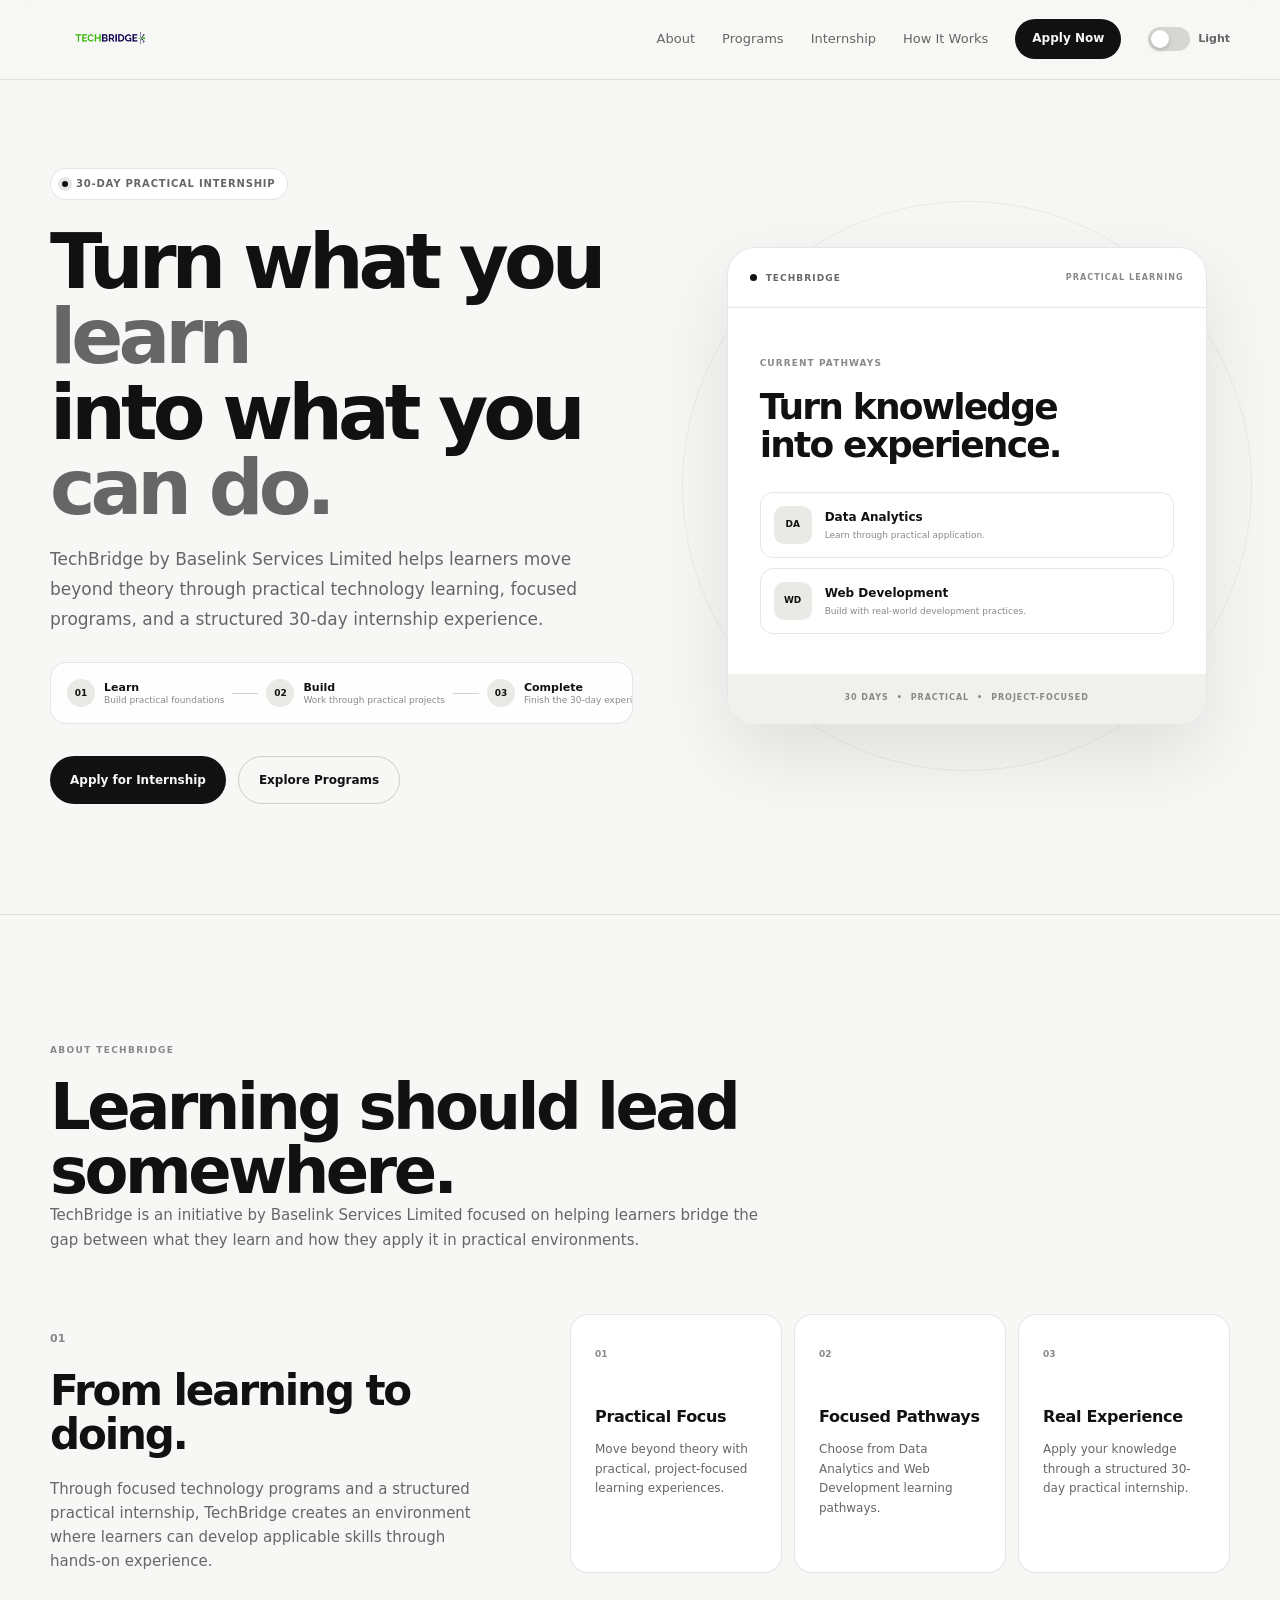
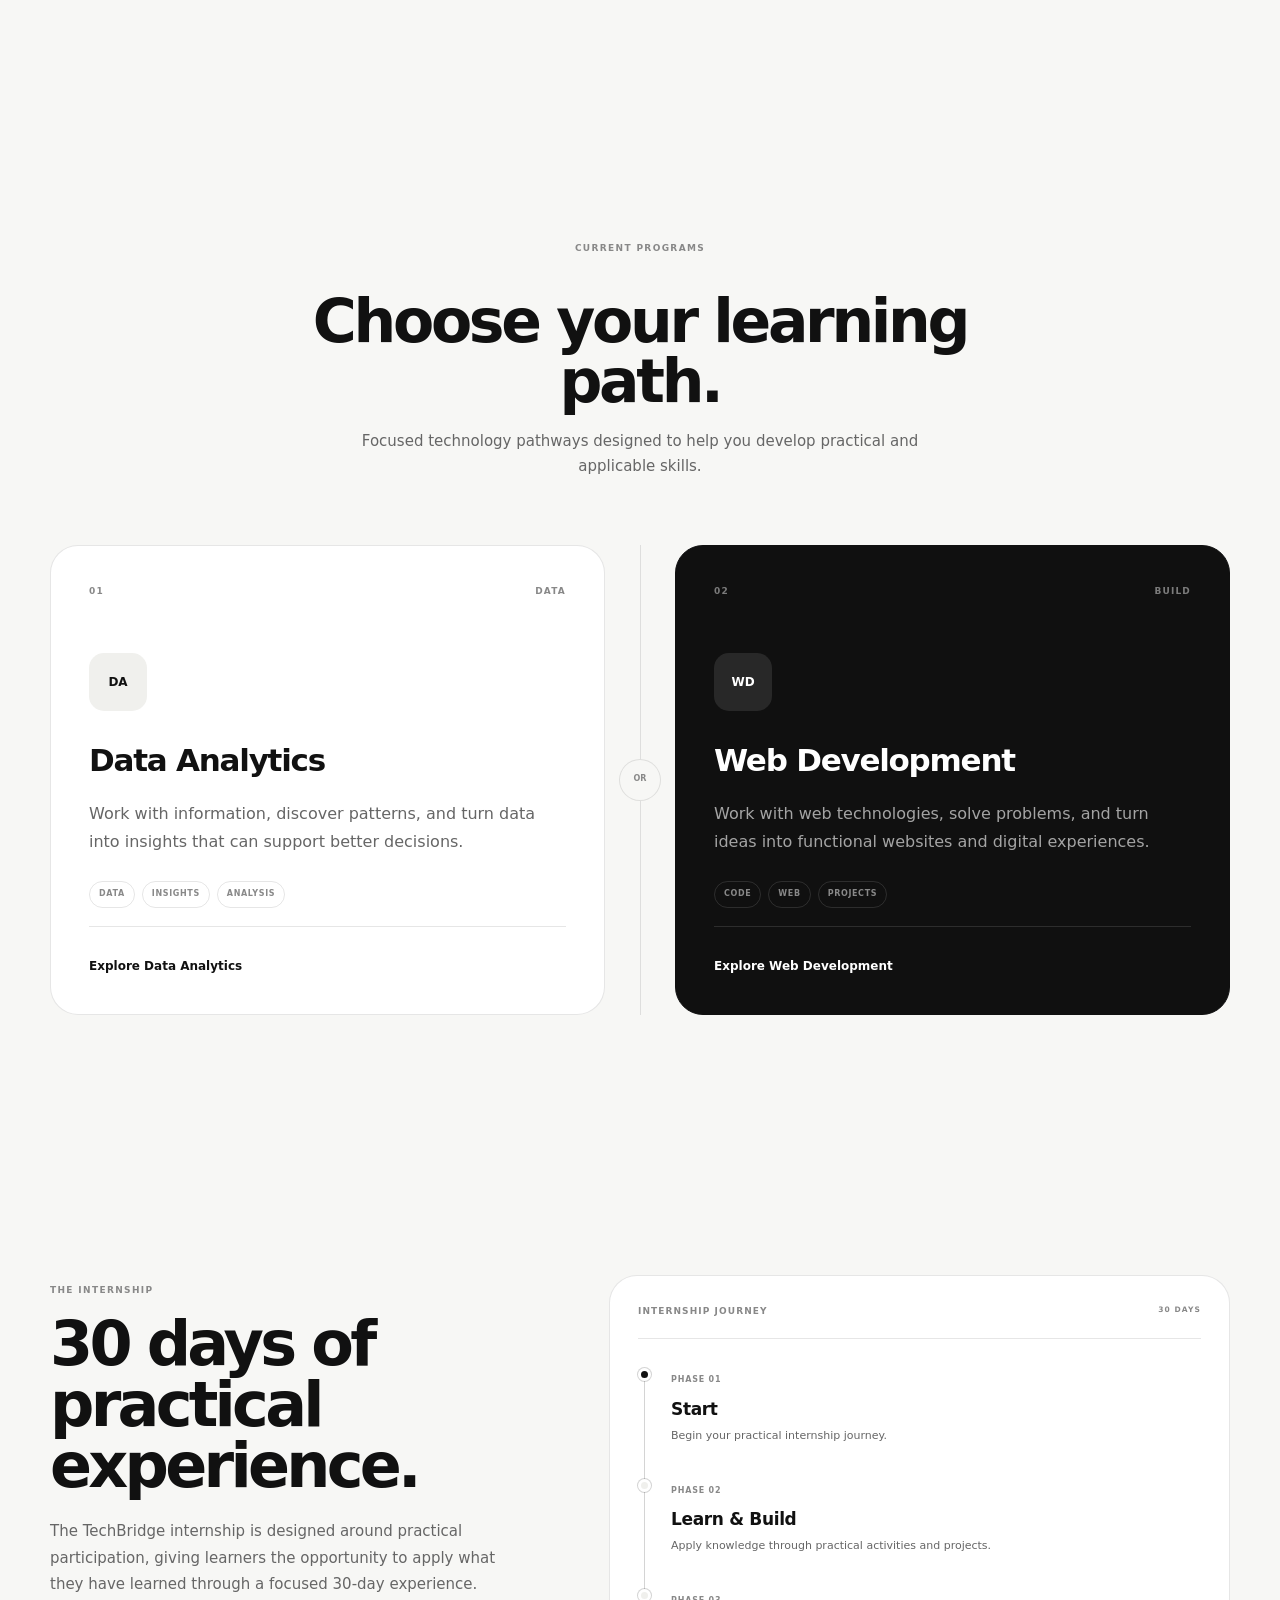
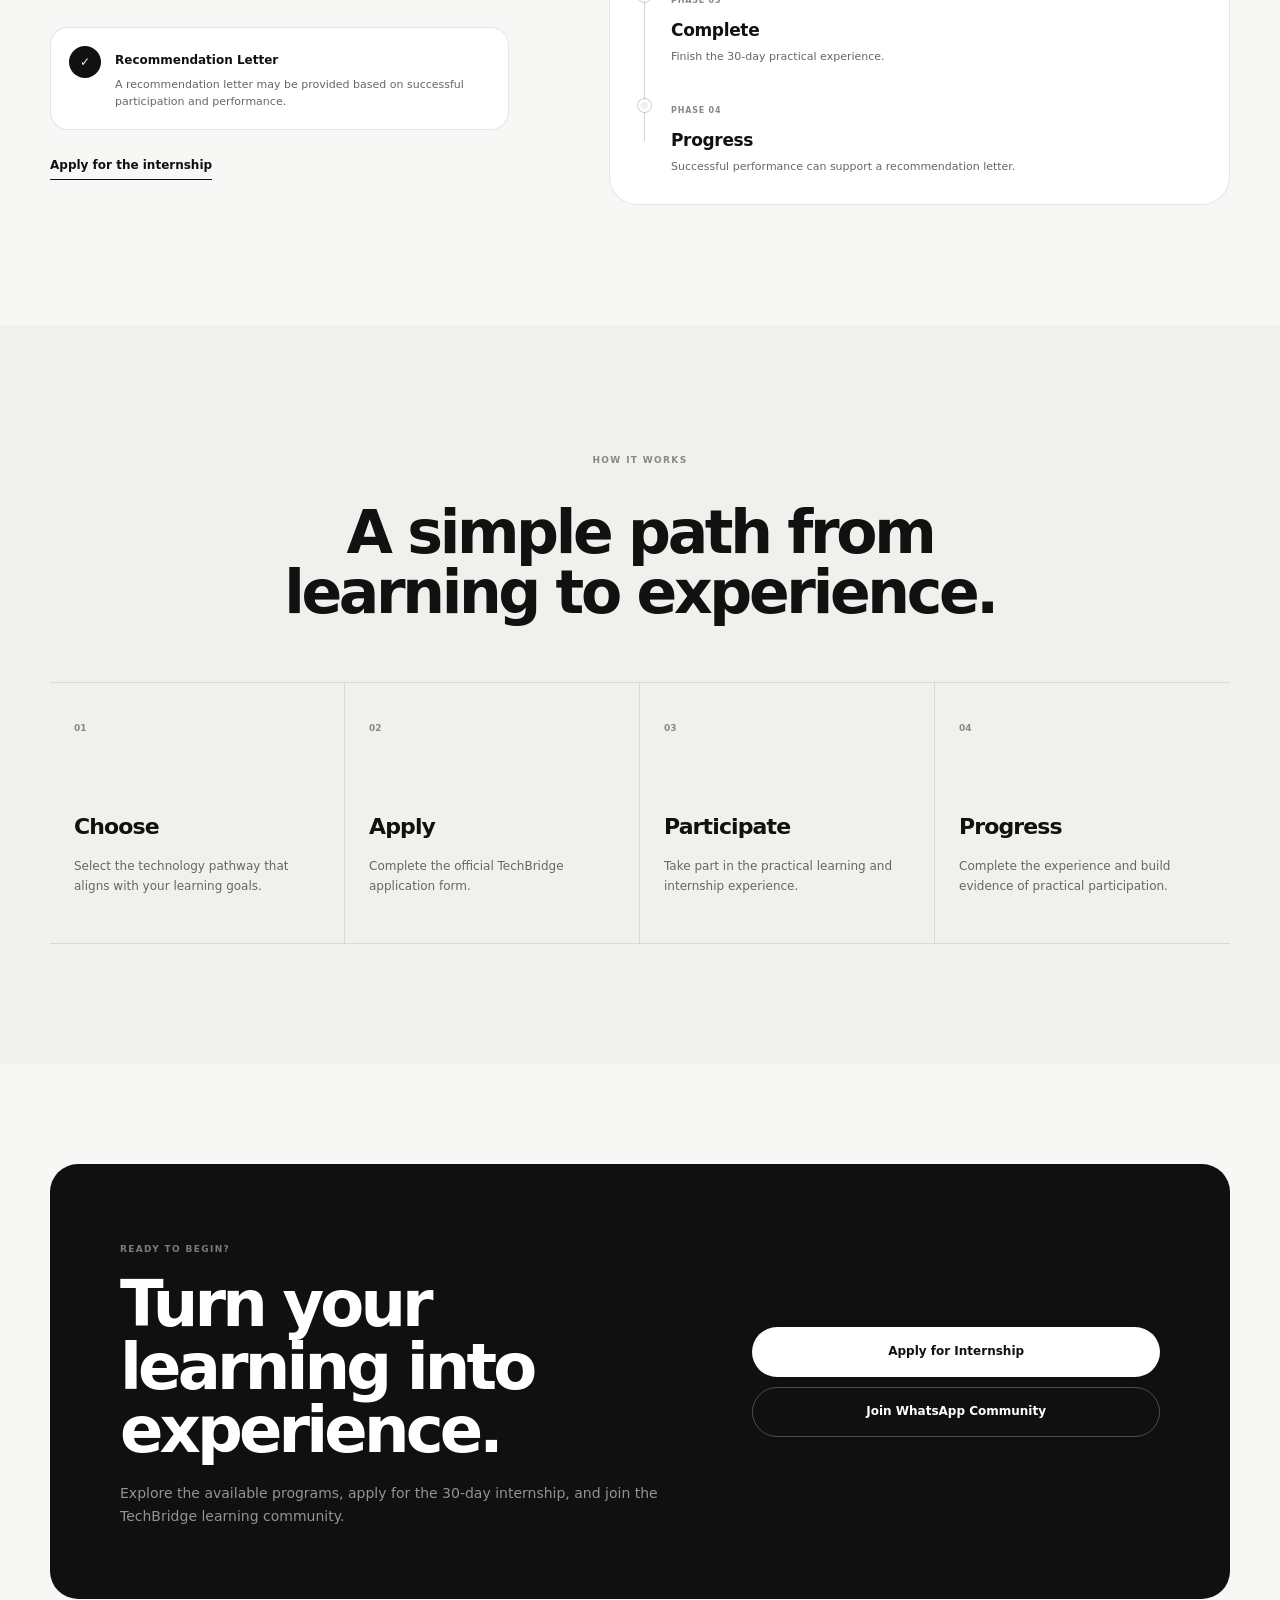
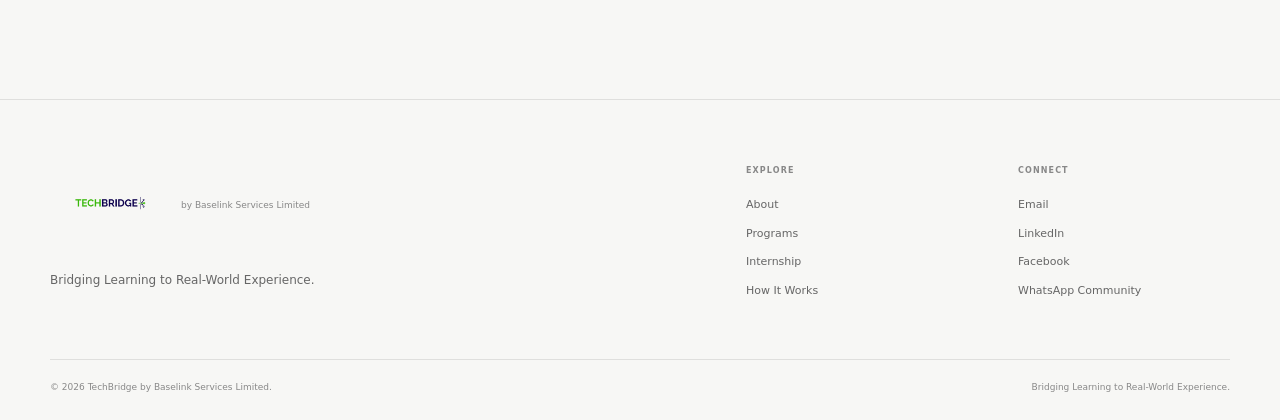
<file: index.html>
<!doctype html>
<html lang="en">
  <head>
    <meta charset="UTF-8" />
    <meta name="viewport" content="width=device-width, initial-scale=1.0" />

    <meta
      name="description"
      content="TechBridge by Baselink Services Limited — Bridging Learning to Real-World Experience through practical technology learning and a 30-Day Practical Internship."
    />

    <title>TechBridge | Bridging Learning to Real-World Experience</title>

    <link rel="stylesheet" href="style.css" />
  </head>

  <body>
    <!-- SITE SHELL -->
    <div class="site-shell">
      <!-- HEADER -->
      <header class="site-header">
        <div class="container header-inner">
          <a href="index.html" class="brand" aria-label="TechBridge home">
            <img
              src="/techbridge-logo.png"
              class="brand-image"
              alt="TechBridge"
            />  
          </a>
          <nav class="main-nav" aria-label="Main navigation">
            <a href="index.html#about">About</a>

            <a href="programs.html">Programs</a>

            <a href="index.html#internship">Internship</a>

            <a href="index.html#how-it-works">How It Works</a>

            <a
              href="https://forms.gle/8EbdSy5ttGfLZfjv5?utm_source=chatgpt.com"
              target="_blank"
              rel="noopener noreferrer"
              class="nav-apply"
            >
              Apply Now
            </a>

            <button
              type="button"
              class="theme-toggle"
              id="theme-toggle"
              aria-label="Switch to dark mode"
              aria-pressed="false"
            >
              <span class="theme-toggle-track">
                <span class="theme-toggle-thumb"></span>
              </span>

              <span class="theme-toggle-label">
                <span class="theme-light-label">Light</span>
                <span class="theme-dark-label">Dark</span>
              </span>
            </button>
          </nav>

          <!-- MOBILE CONTROLS -->
          <div class="mobile-controls">
            <button
              type="button"
              class="mobile-theme-toggle theme-toggle"
              id="mobile-theme-toggle"
              aria-label="Switch to dark mode"
              aria-pressed="false"
            >
              <span class="theme-toggle-track">
                <span class="theme-toggle-thumb"></span>
              </span>
            </button>

            <button
              type="button"
              class="menu-button"
              id="menu-button"
              aria-label="Open navigation menu"
              aria-expanded="false"
              aria-controls="mobile-navigation"
            >
              <span></span>
              <span></span>
              <span></span>
            </button>
          </div>
        </div>

        <!-- MOBILE NAVIGATION -->
        <div
          class="mobile-navigation"
          id="mobile-navigation"
          aria-hidden="true"
        >
          <div class="container mobile-navigation-inner">
            <a href="index.html#about">About</a>
            <a href="programs.html">Programs</a>
            <a href="index.html#internship">Internship</a>
            <a href="index.html#how-it-works">How It Works</a>

            <a
              href="https://forms.gle/8EbdSy5ttGfLZfjv5?utm_source=chatgpt.com"
              target="_blank"
              rel="noopener noreferrer"
              class="mobile-apply"
            >
              Apply Now
            </a>
          </div>
        </div>
      </header>

      <main>
        <!-- HERO -->
        <section class="hero" id="home">
          <div class="container hero-grid">
            <div class="hero-content">
              <div class="eyebrow">
                <span class="eyebrow-dot"></span>
                30-Day Practical Internship
              </div>

              <h1>
                Turn what you
                <span>learn</span>
                into what you
                <em>can do.</em>
              </h1>

              <p class="hero-description">
                TechBridge by Baselink Services Limited helps learners move
                beyond theory through practical technology learning, focused
                programs, and a structured 30-day internship experience.
              </p>

              <!-- Internship Timeline Added -->
              <div class="hero-timeline">
                <div class="hero-timeline-item">
                  <span class="timeline-number">01</span>
                  <div>
                    <strong>Learn</strong>
                    <small>Build practical foundations</small>
                  </div>
                </div>

                <div class="timeline-line"></div>

                <div class="hero-timeline-item">
                  <span class="timeline-number">02</span>
                  <div>
                    <strong>Build</strong>
                    <small>Work through practical projects</small>
                  </div>
                </div>

                <div class="timeline-line"></div>

                <div class="hero-timeline-item">
                  <span class="timeline-number">03</span>
                  <div>
                    <strong>Complete</strong>
                    <small>Finish the 30-day experience</small>
                  </div>
                </div>

                <div class="timeline-line"></div>

                <div class="hero-timeline-item">
                  <span class="timeline-number">04</span>
                  <div>
                    <strong>Progress</strong>
                    <small>Recommendation based on performance</small>
                  </div>
                </div>
              </div>

              <div class="hero-actions">
                <a
                  href="https://forms.gle/8EbdSy5ttGfLZfjv5?utm_source=chatgpt.com"
                  target="_blank"
                  rel="noopener noreferrer"
                  class="button button-primary"
                >
                  Apply for Internship
                </a>

                <a href="programs.html#programs-explorer" class="button button-secondary">
                  Explore Programs
                </a>
              </div>
            </div>

            <!-- Hero Visual -->
            <div class="hero-visual">
              <div class="hero-card">
                <div class="hero-card-top">
                  <span class="status-indicator"></span>
                  <span>TECHBRIDGE</span>

                  <span class="hero-card-label"> PRACTICAL LEARNING </span>
                </div>

                <div class="hero-card-main">
                  <span class="hero-card-kicker"> CURRENT PATHWAYS </span>

                  <h2>Turn knowledge into experience.</h2>

                  <div class="pathway-list">
                    <div class="pathway-item">
                      <span class="pathway-icon">DA</span>

                      <div>
                        <strong>Data Analytics</strong>
                        <small> Learn through practical application. </small>
                      </div>

                    </div>

                    <div class="pathway-item">
                      <span class="pathway-icon">WD</span>

                      <div>
                        <strong>Web Development</strong>
                        <small>
                          Build with real-world development practices.
                        </small>
                      </div>

                    </div>
                  </div>
                </div>

                <div class="hero-card-bottom">
                  <span>30 DAYS</span>
                  <span>•</span>
                  <span>PRACTICAL</span>
                  <span>•</span>
                  <span>PROJECT-FOCUSED</span>
                </div>
              </div>

              <div class="hero-orbit hero-orbit-one"></div>
              <div class="hero-orbit hero-orbit-two"></div>
            </div>
          </div>
        </section>

        <!-- ABOUT -->
        <section class="section about-section" id="about">
          <div class="container">
            <div class="section-heading">
              <span class="section-label"> ABOUT TECHBRIDGE </span>

              <h2>Learning should lead somewhere.</h2>

              <p>
                TechBridge is an initiative by Baselink Services Limited focused
                on helping learners bridge the gap between what they learn and
                how they apply it in practical environments.
              </p>
            </div>

            <div class="about-grid">
              <div class="about-intro">
                <span class="large-number">01</span>

                <h3>From learning to doing.</h3>

                <p>
                  Through focused technology programs and a structured practical
                  internship, TechBridge creates an environment where learners
                  can develop applicable skills through hands-on experience.
                </p>
              </div>

              <div class="about-features">
                <article class="feature-card">
                  <span class="feature-number">01</span>

                  <h3>Practical Focus</h3>

                  <p>
                    Move beyond theory with practical, project-focused learning
                    experiences.
                  </p>
                </article>

                <article class="feature-card">
                  <span class="feature-number">02</span>

                  <h3>Focused Pathways</h3>

                  <p>
                    Choose from Data Analytics and Web Development learning
                    pathways.
                  </p>
                </article>

                <article class="feature-card">
                  <span class="feature-number">03</span>

                  <h3>Real Experience</h3>

                  <p>
                    Apply your knowledge through a structured 30-day practical
                    internship.
                  </p>
                </article>
              </div>
            </div>
          </div>
        </section>

        <!-- PROGRAMS -->
         <section class="section pathway-section">
          <div class="container">
            <div class="section-heading centered">
              <span class="section-label">CURRENT PROGRAMS </span>

              <h2>Choose your learning path.</h2>

              <p>
                Focused technology pathways designed to help you develop
                practical and applicable skills.
              </p>
            </div>

            <div class="pathway-comparison">
              <article class="comparison-card">
                <div class="comparison-top">
                  <span>01</span>
                  <span>DATA</span>
                </div>

                <div class="comparison-symbol">DA</div>

                <h3>Data Analytics</h3>

                <p>
                  Work with information, discover patterns, and turn data into
                  insights that can support better decisions.
                </p>

                <div class="comparison-tags">
                  <span>DATA</span>
                  <span>INSIGHTS</span>
                  <span>ANALYSIS</span>
                </div>

                <a
                  href="/programs.html#programs-explorer"
                  class="comparison-link"
                  data-select-program="analytics"
                >
                  Explore Data Analytics
                </a>
              </article>

              <div class="comparison-divider">
                <span>OR</span>
              </div>

              <article class="comparison-card comparison-card-dark">
                <div class="comparison-top">
                  <span>02</span>
                  <span>BUILD</span>
                </div>

                <div class="comparison-symbol">WD</div>

                <h3>Web Development</h3>

                <p>
                  Work with web technologies, solve problems, and turn ideas
                  into functional websites and digital experiences.
                </p>

                <div class="comparison-tags">
                  <span>CODE</span>
                  <span>WEB</span>
                  <span>PROJECTS</span>
                </div>

                <a
                  href="/programs.html#programs-explorer"
                  class="comparison-link"
                  data-select-program="development"
                >
                  Explore Web Development
                </a>
              </article>
            </div>
          </div>
        </section>

        <!-- INTERNSHIP -->
        <section class="section internship-section" id="internship">
          <div class="container">
            <div class="internship-grid">
              <div class="internship-content">
                <span class="section-label"> THE INTERNSHIP </span>

                <h2>30 days of practical experience.</h2>

                <p>
                  The TechBridge internship is designed around practical
                  participation, giving learners the opportunity to apply what
                  they have learned through a focused 30-day experience.
                </p>

                <div class="internship-benefit">
                  <span class="benefit-icon">✓</span>

                  <div>
                    <strong> Recommendation Letter </strong>

                    <p>
                      A recommendation letter may be provided based on
                      successful participation and performance.
                    </p>
                  </div>
                </div>

                <a
                  href="https://forms.gle/8EbdSy5ttGfLZfjv5?utm_source=chatgpt.com"
                  target="_blank"
                  rel="noopener noreferrer"
                  class="text-link"
                >
                  Apply for the internship
                </a>
              </div>

              <div class="internship-timeline">
                <div class="timeline-heading">
                  <span>INTERNSHIP JOURNEY</span>
                  <small>30 DAYS</small>
                </div>

                <div class="timeline">
                  <div class="timeline-step active">
                    <span class="timeline-dot"></span>

                    <div>
                      <span>PHASE 01</span>
                      <h3>Start</h3>
                      <p>Begin your practical internship journey.</p>
                    </div>
                  </div>

                  <div class="timeline-step">
                    <span class="timeline-dot"></span>

                    <div>
                      <span>PHASE 02</span>
                      <h3>Learn & Build</h3>
                      <p>
                        Apply knowledge through practical activities and
                        projects.
                      </p>
                    </div>
                  </div>

                  <div class="timeline-step">
                    <span class="timeline-dot"></span>

                    <div>
                      <span>PHASE 03</span>
                      <h3>Complete</h3>
                      <p>Finish the 30-day practical experience.</p>
                    </div>
                  </div>

                  <div class="timeline-step">
                    <span class="timeline-dot"></span>

                    <div>
                      <span>PHASE 04</span>
                      <h3>Progress</h3>
                      <p>
                        Successful performance can support a recommendation
                        letter.
                      </p>
                    </div>
                  </div>
                </div>
              </div>
            </div>
          </div>
        </section>

        <!-- HOW IT WORKS -->
        <section class="section process-section" id="how-it-works">
          <div class="container">
            <div class="section-heading centered">
              <span class="section-label"> HOW IT WORKS </span>

              <h2>A simple path from learning to experience.</h2>
            </div>

            <div class="process-grid">
              <article class="process-item">
                <span class="process-number">01</span>

                <h3>Choose</h3>

                <p>
                  Select the technology pathway that aligns with your learning
                  goals.
                </p>
              </article>

              <article class="process-item">
                <span class="process-number">02</span>

                <h3>Apply</h3>

                <p>Complete the official TechBridge application form.</p>
              </article>

              <article class="process-item">
                <span class="process-number">03</span>

                <h3>Participate</h3>

                <p>
                  Take part in the practical learning and internship experience.
                </p>
              </article>

              <article class="process-item">
                <span class="process-number">04</span>

                <h3>Progress</h3>

                <p>
                  Complete the experience and build evidence of practical
                  participation.
                </p>
              </article>
            </div>
          </div>
        </section>

        <!-- READY TO BEGIN -->
        <section class="ready-section" id="apply">
          <div class="container">
            <div class="ready-card">
              <div class="ready-content">
                <span class="section-label"> READY TO BEGIN? </span>

                <h2>Turn your learning into experience.</h2>

                <p>
                  Explore the available programs, apply for the 30-day
                  internship, and join the TechBridge learning community.
                </p>
              </div>

              <div class="ready-actions">
                <a
                  href="https://forms.gle/8EbdSy5ttGfLZfjv5?utm_source=chatgpt.com"
                  target="_blank"
                  rel="noopener noreferrer"
                  class="button button-light"
                >
                  Apply for Internship
                </a>

                <a
                  href="https://chat.whatsapp.com/FqpBvYS4oaK32cXDxc8JIS?utm_source=chatgpt.com"
                  target="_blank"
                  rel="noopener noreferrer"
                  class="button button-outline-light"
                >
                  Join WhatsApp Community
                </a>
              </div>
            </div>
          </div>
        </section>
      </main>

      <!-- FOOTER -->
      <footer class="site-footer">
        <div class="container">
          <div class="footer-main">
            <div class="footer-brand">
              <a href="#home" class="brand" aria-label="TechBridge home">
                <img src="/techbridge-logo.png" class="brand-image" />

                <span class="brand-copy">
                  <small> by Baselink Services Limited </small>
                </span>
              </a>

              <p>Bridging Learning to Real-World Experience.</p>
            </div>

            <div class="footer-column">
              <span>EXPLORE</span>

              <a href="#about">About</a>
              <a href="#programs">Programs</a>
              <a href="#internship">Internship</a>
              <a href="#how-it-works">How It Works</a>
            </div>

            <div class="footer-column">
              <span>CONNECT</span>

              <a href="mailto:techbridgebaslink@gmail.com"> Email </a>

              <a
                href="https://www.linkedin.com/company/techbridge-services/"
                target="_blank"
                rel="noopener noreferrer"
              >
                LinkedIn
              </a>

              <a
                href="https://www.facebook.com/p/Baselink-Services-100066771475783/"
                target="_blank"
                rel="noopener noreferrer"
              >
                Facebook
              </a>

              <a
                href="https://chat.whatsapp.com/FqpBvYS4oaK32cXDxc8JIS?utm_source=chatgpt.com"
                target="_blank"
                rel="noopener noreferrer"
              >
                WhatsApp Community
              </a>
            </div>
          </div>

          <div class="footer-bottom">
            <span> © 2026 TechBridge by Baselink Services Limited. </span>

            <span> Bridging Learning to Real-World Experience. </span>
          </div>
        </div>
      </footer>
    </div>

    <!-- JAVASCRIPT -->
    <script src="script.js"></script>
  </body>
</html>
</file>
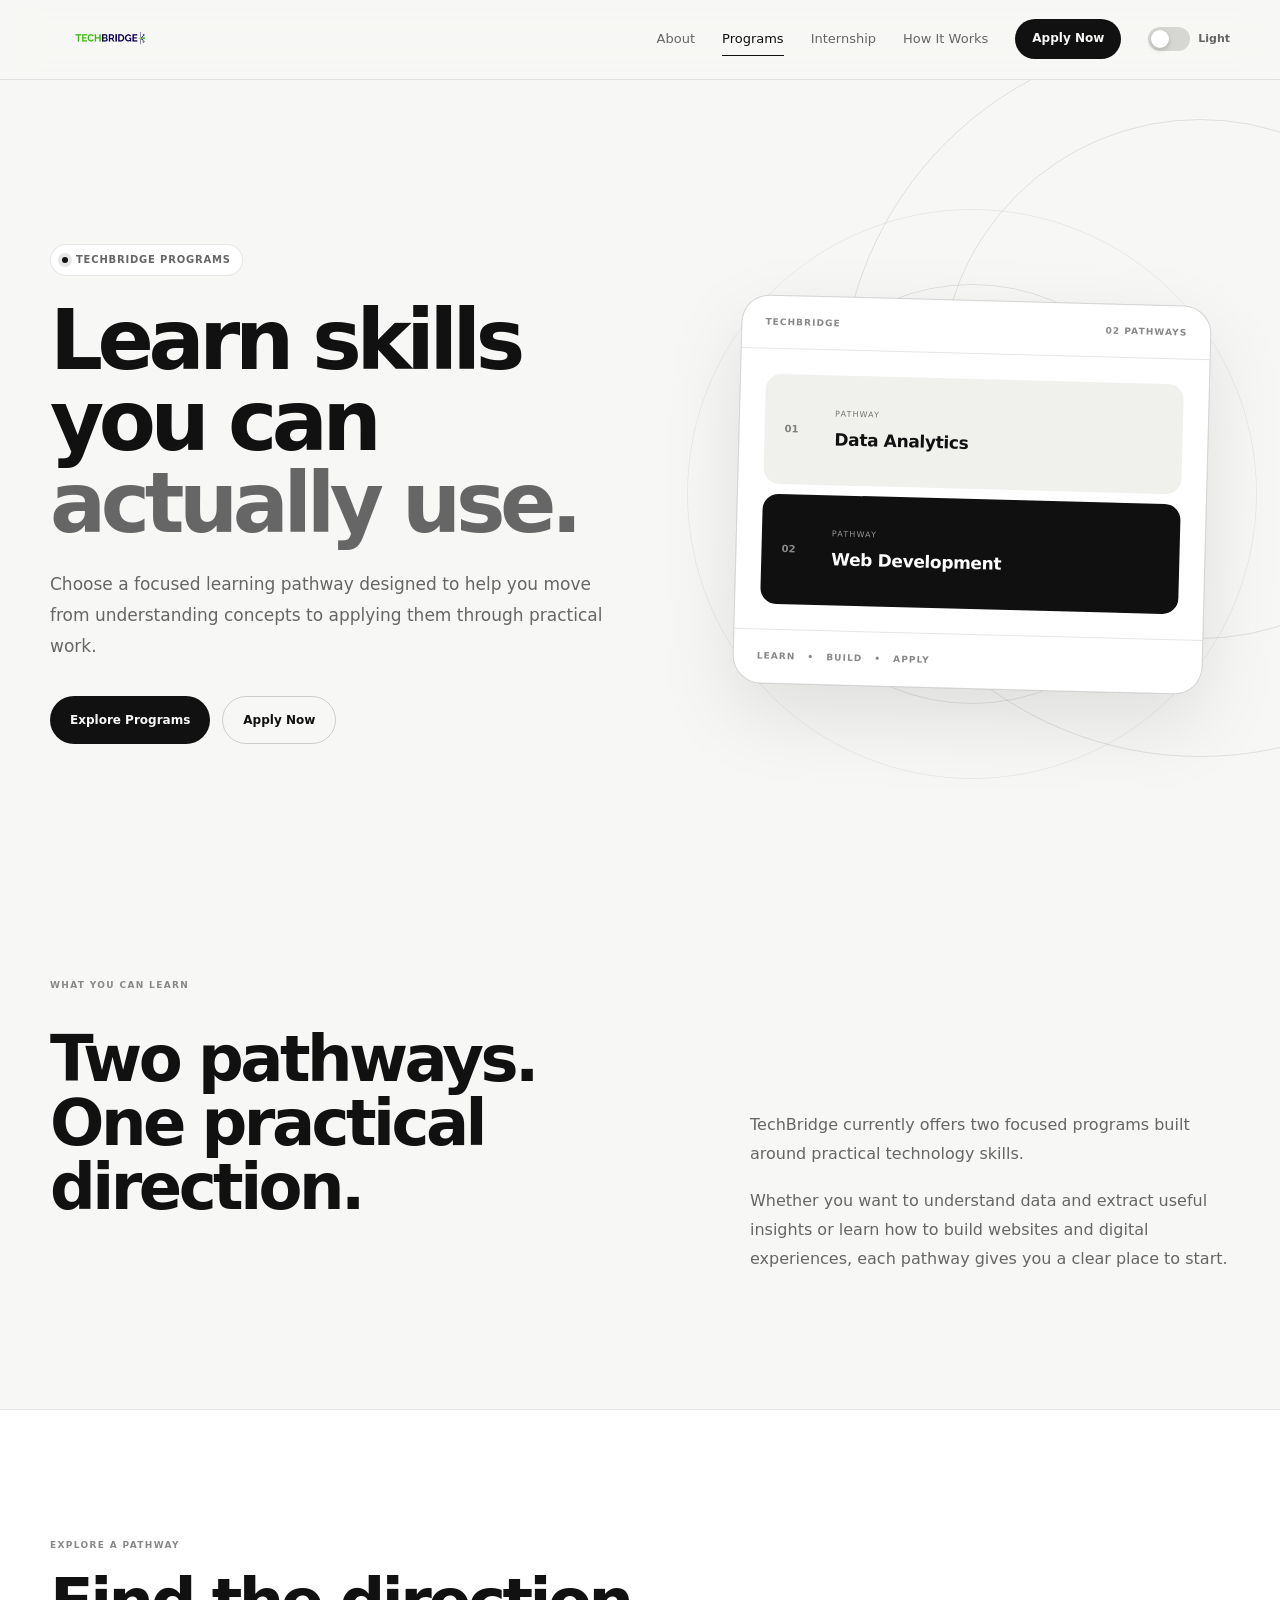
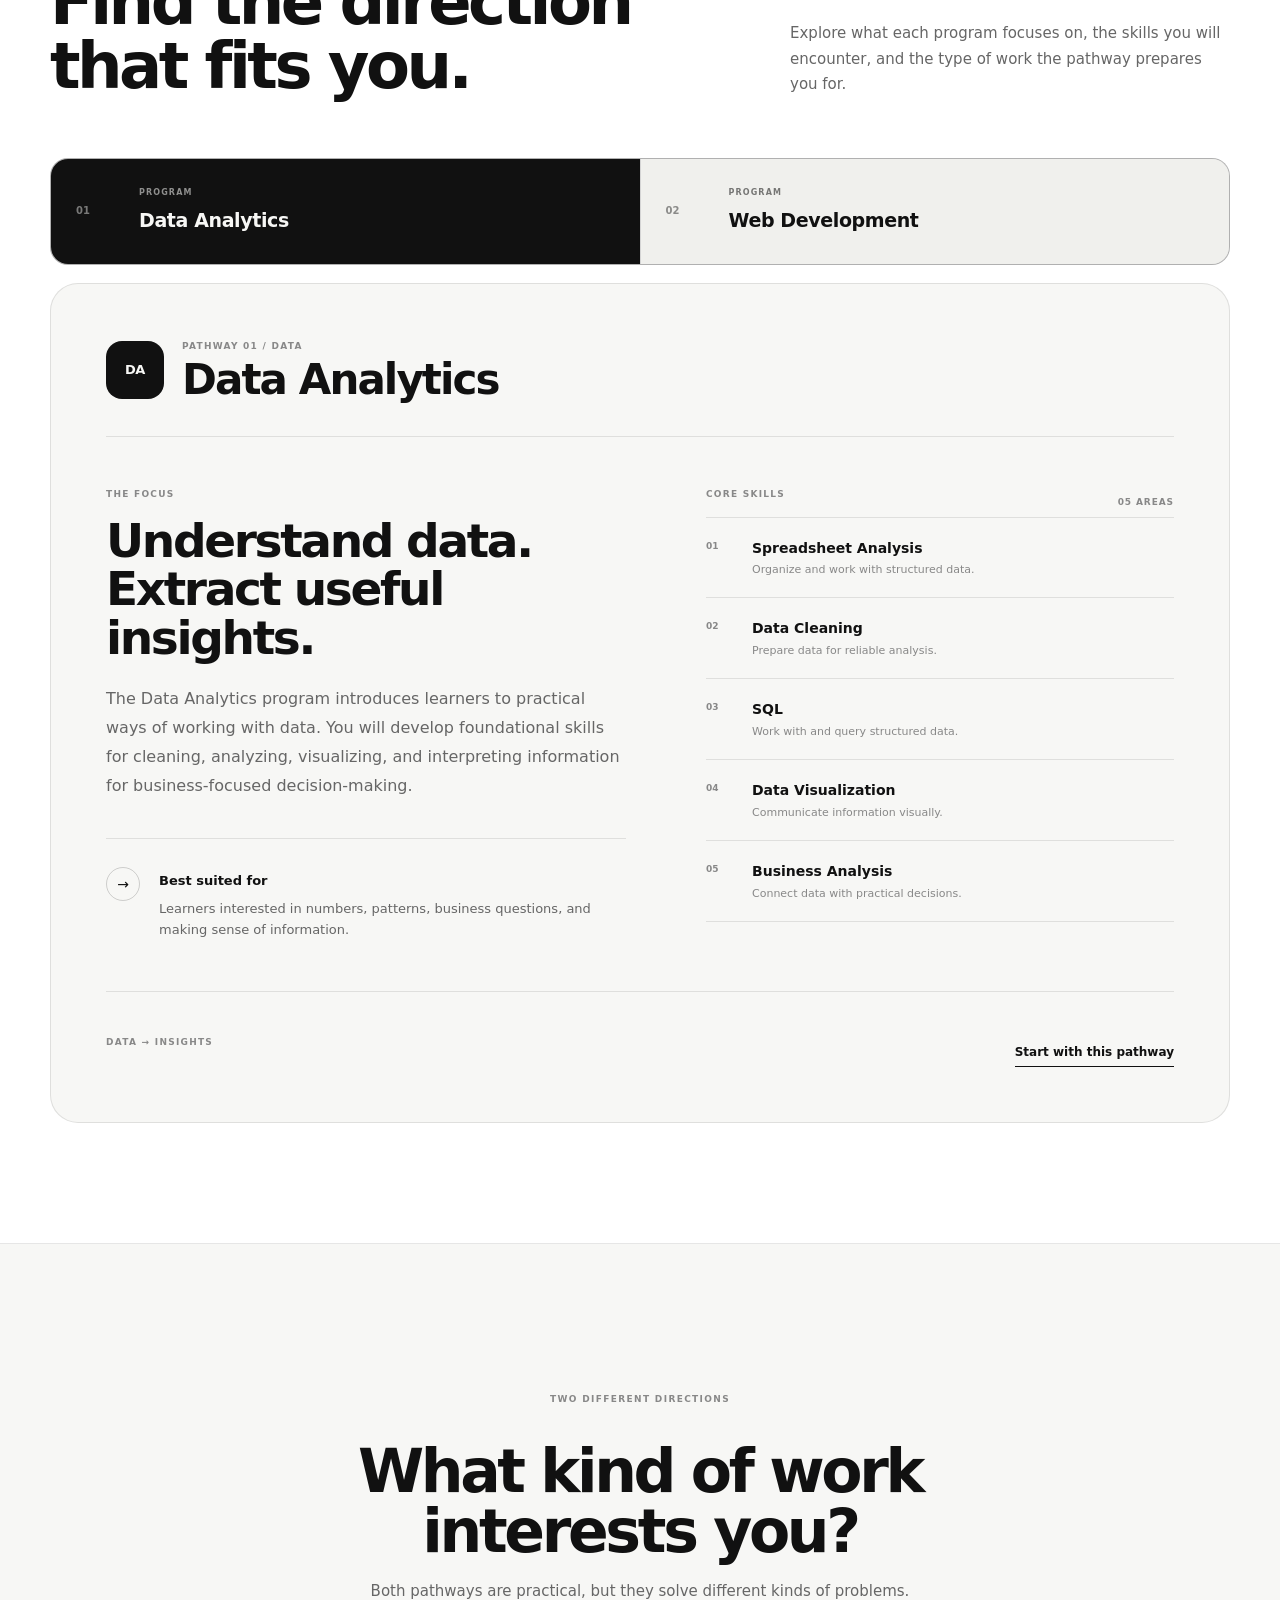
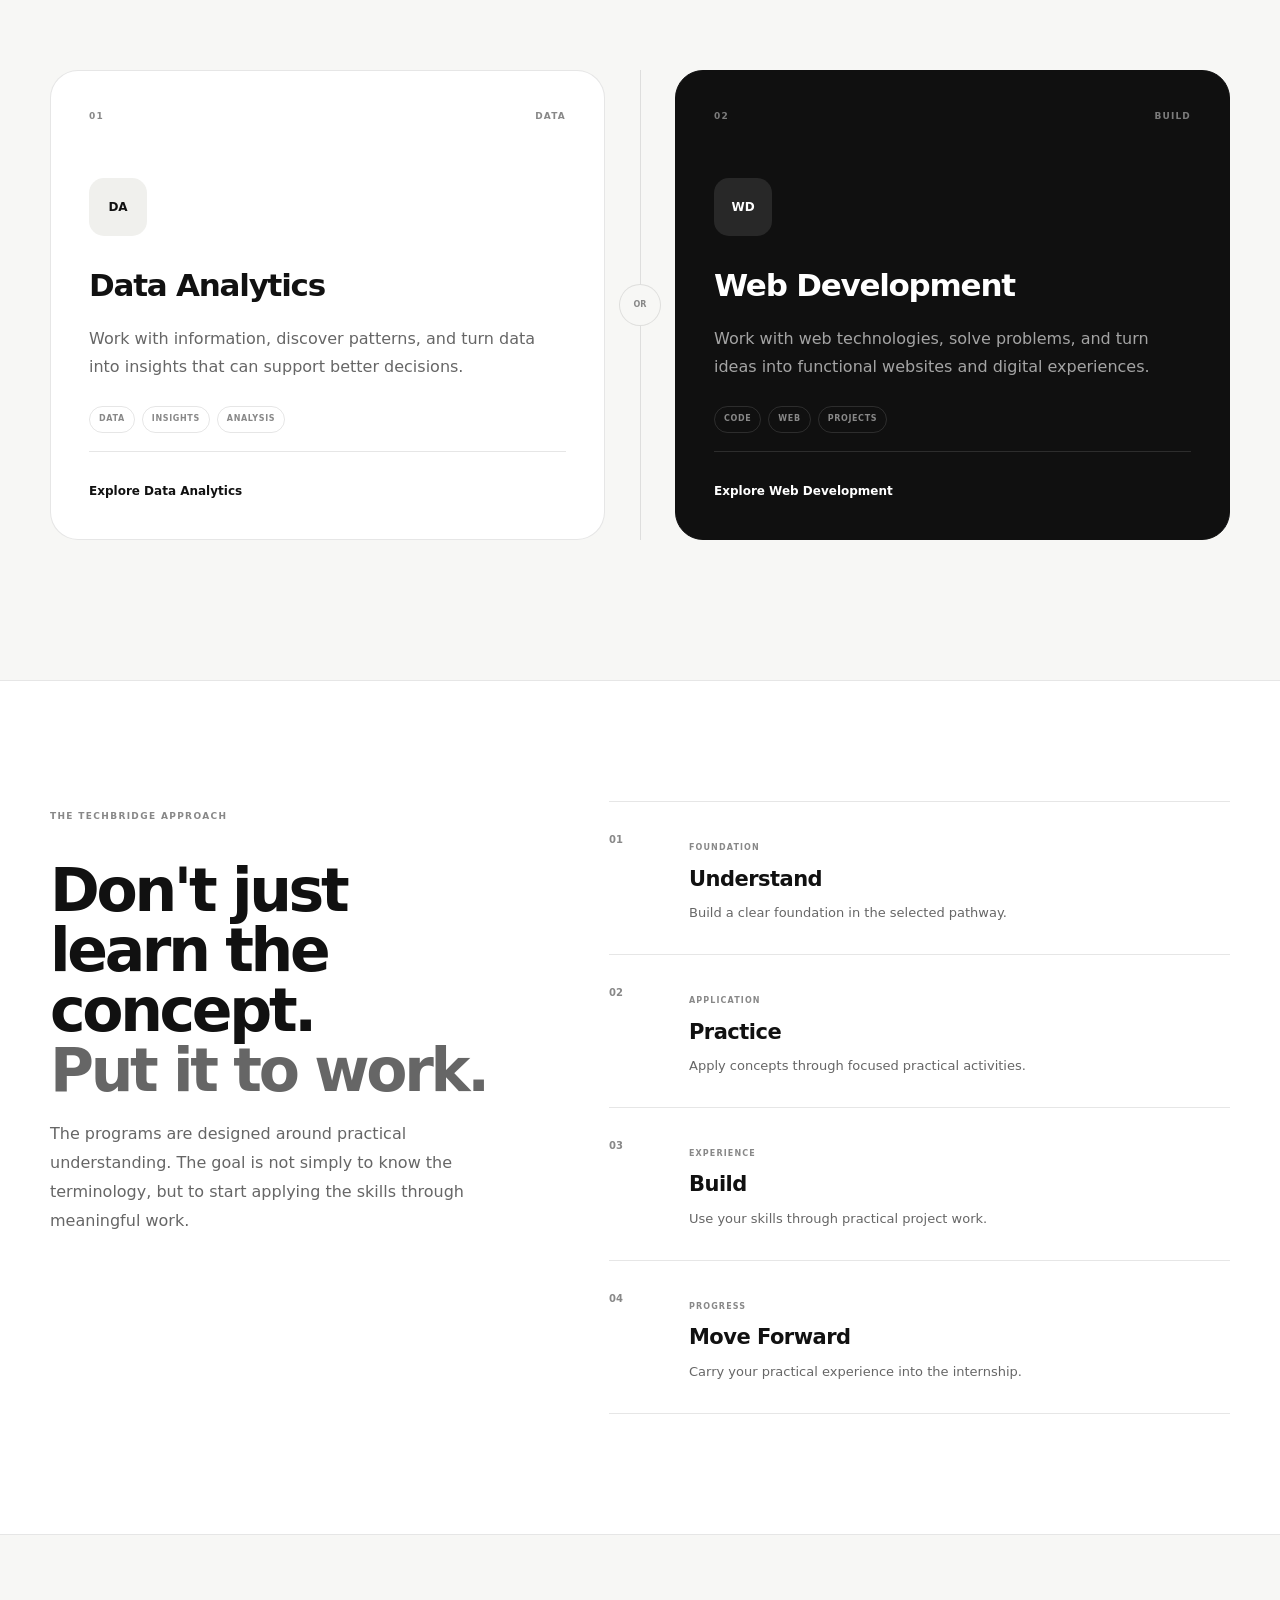
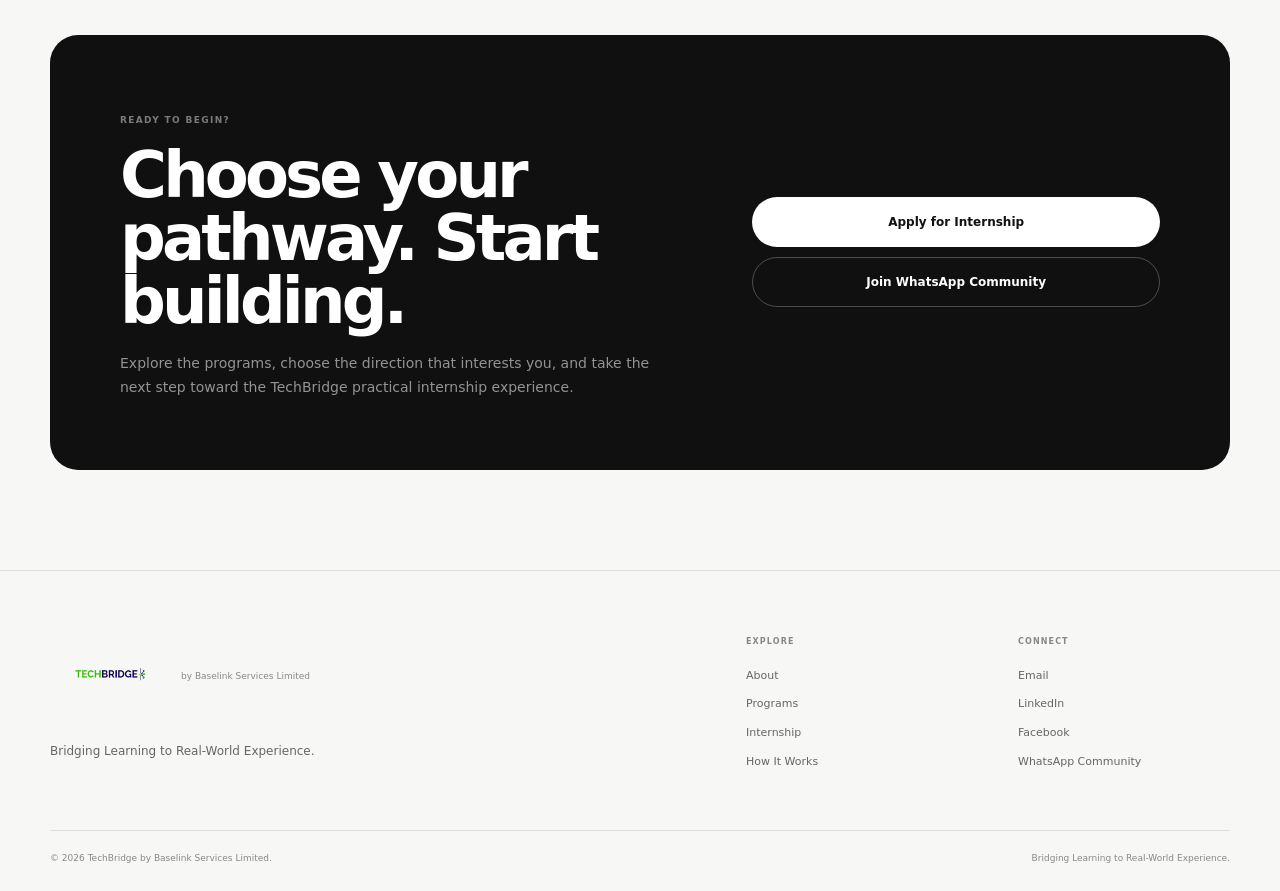
<file: programs.html>
<!doctype html>

<html lang="en">
  <head>
    <meta charset="UTF-8" />
    <meta name="viewport" content="width=device-width, initial-scale=1.0" />
    <meta
      name="description"
      content="Explore TechBridge practical learning programs in Data Analytics and Web Development."
    />

    <title>Programs | TechBridge</title>
    <link rel="stylesheet" href="style.css" />
  </head>

  <body>
    <div class="site-shell">
      <!-- HEADER -->
      <header class="site-header">
        <div class="container header-inner">
          <a href="index.html" class="brand" aria-label="TechBridge home">
            <img
              src="/techbridge-logo.png"
              class="brand-image"
              alt="TechBridge"
            />
          </a>
          <nav class="main-nav" aria-label="Main navigation">
            <a href="index.html#about">About</a>

            <a href="programs.html" class="nav-active">Programs</a>

            <a href="index.html#internship">Internship</a>

            <a href="index.html#how-it-works">How It Works</a>

            <a
              href="https://forms.gle/8EbdSy5ttGfLZfjv5?utm_source=chatgpt.com"
              target="_blank"
              rel="noopener noreferrer"
              class="nav-apply"
            >
              Apply Now
            </a>

            <button
              type="button"
              class="theme-toggle"
              id="theme-toggle"
              aria-label="Switch to dark mode"
              aria-pressed="false"
            >
              <span class="theme-toggle-track">
                <span class="theme-toggle-thumb"></span>
              </span>

              <span class="theme-toggle-label">
                <span class="theme-light-label">Light</span>
                <span class="theme-dark-label">Dark</span>
              </span>
            </button>
          </nav>

          <!-- MOBILE CONTROLS -->
          <div class="mobile-controls">
            <button
              type="button"
              class="mobile-theme-toggle theme-toggle"
              id="mobile-theme-toggle"
              aria-label="Switch to dark mode"
              aria-pressed="false"
            >
              <span class="theme-toggle-track">
                <span class="theme-toggle-thumb"></span>
              </span>
            </button>

            <button
              type="button"
              class="menu-button"
              id="menu-button"
              aria-label="Open navigation menu"
              aria-expanded="false"
              aria-controls="mobile-navigation"
            >
              <span></span>
              <span></span>
              <span></span>
            </button>
          </div>
        </div>

        <!-- MOBILE NAVIGATION -->
        <div
          class="mobile-navigation"
          id="mobile-navigation"
          aria-hidden="true"
        >
          <div class="container mobile-navigation-inner">
            <a href="index.html#about">About</a>
            <a href="programs.html">Programs</a>
            <a href="index.html#internship">Internship</a>
            <a href="index.html#how-it-works">How It Works</a>

            <a
              href="https://forms.gle/8EbdSy5ttGfLZfjv5?utm_source=chatgpt.com"
              target="_blank"
              rel="noopener noreferrer"
              class="mobile-apply"
            >
              Apply Now
            </a>
          </div>
        </div>
      </header>

      <main>
        <!-- PROGRAMS HERO -->
        <section class="programs-hero">
          <div class="container">
            <div class="programs-hero-inner">
              <div class="programs-hero-copy reveal">
                <div class="eyebrow">
                  <span class="eyebrow-dot"></span>
                  TECHBRIDGE PROGRAMS
                </div>

                <h1>
                  Learn skills you can
                  <span>actually use.</span>
                </h1>

                <p>
                  Choose a focused learning pathway designed to help you move
                  from understanding concepts to applying them through practical
                  work.
                </p>

                <div class="programs-hero-actions">
                  <a href="#programs-explorer" class="button button-primary">
                    Explore Programs
                  </a>

                  <a
                    href="https://forms.gle/8EbdSy5ttGfLZfjv5?utm_source=chatgpt.com"
                    target="_blank"
                    rel="noopener noreferrer"
                    class="button button-secondary"
                  >
                    Apply Now
                  </a>
                </div>
              </div>

              <div class="programs-hero-visual reveal reveal-delay">
                <div class="program-index-card">
                  <div class="program-index-top">
                    <span>TECHBRIDGE</span>
                    <span>02 PATHWAYS</span>
                  </div>

                  <div class="program-index-main">
                    <div class="index-path index-path-light">
                      <span>01</span>

                      <div>
                        <small>PATHWAY</small>
                        <strong>Data Analytics</strong>
                      </div>
                    </div>

                    <div class="index-path index-path-dark">
                      <span>02</span>

                      <div>
                        <small>PATHWAY</small>
                        <strong>Web Development</strong>
                      </div>
                    </div>
                  </div>

                  <div class="program-index-bottom">
                    <span>LEARN</span>
                    <span>•</span>
                    <span>BUILD</span>
                    <span>•</span>
                    <span>APPLY</span>
                  </div>
                </div>

                <div class="hero-orbit hero-orbit-one"></div>
                <div class="hero-orbit hero-orbit-two"></div>
              </div>
            </div>
          </div>
        </section>

        <!-- INTRO -->
        <section class="section programs-intro">
          <div class="container">
            <div class="programs-intro-grid">
              <div class="section-heading">
                <span class="section-label">WHAT YOU CAN LEARN</span>

                <h2>
                  Two pathways.
                  <br />
                  One practical direction.
                </h2>
              </div>

              <div class="programs-intro-copy">
                <p>
                  TechBridge currently offers two focused programs built around
                  practical technology skills.
                </p>

                <p>
                  Whether you want to understand data and extract useful
                  insights or learn how to build websites and digital
                  experiences, each pathway gives you a clear place to start.
                </p>
              </div>
            </div>
          </div>
        </section>

        <!-- PROGRAM EXPLORER -->
        <section
          class="section program-explorer-section"
          id="programs-explorer"
        >
          <div class="container">
            <div class="section-heading section-heading-row">
              <div>
                <span class="section-label">EXPLORE A PATHWAY</span>

                <h2>Find the direction that fits you.</h2>
              </div>

              <p>
                Explore what each program focuses on, the skills you will
                encounter, and the type of work the pathway prepares you for.
              </p>
            </div>

            <!-- PROGRAM SELECTOR -->
            <div class="program-selector" role="tablist">
              <button
                type="button"
                class="program-selector-button is-active"
                data-program="analytics"
                role="tab"
                aria-selected="true"
              >
                <span class="selector-number">01</span>

                <span class="selector-content">
                  <small>PROGRAM</small>
                  <strong>Data Analytics</strong>
                </span>
              </button>

              <button
                type="button"
                class="program-selector-button"
                data-program="development"
                role="tab"
                aria-selected="false"
              >
                <span class="selector-number">02</span>

                <span class="selector-content">
                  <small>PROGRAM</small>
                  <strong>Web Development</strong>
                </span>
              </button>
            </div>

            <!-- PROGRAM PANELS -->
            <div class="program-detail-wrap">
              <!-- DATA ANALYTICS -->
              <article
                class="program-detail-panel is-active"
                id="program-analytics"
                data-panel="analytics"
              >
                <div class="program-detail-header">
                  <div class="program-detail-icon">DA</div>

                  <div>
                    <span class="program-detail-kicker">
                      PATHWAY 01 / DATA
                    </span>

                    <h3>Data Analytics</h3>
                  </div>
                </div>

                <div class="program-detail-grid">
                  <div class="program-detail-main">
                    <span class="detail-label">THE FOCUS</span>

                    <h4>
                      Understand data.
                      <br />
                      Extract useful insights.
                    </h4>

                    <p>
                      The Data Analytics program introduces learners to
                      practical ways of working with data. You will develop
                      foundational skills for cleaning, analyzing, visualizing,
                      and interpreting information for business-focused
                      decision-making.
                    </p>

                    <div class="program-direction">
                      <span class="direction-icon">→</span>

                      <div>
                        <strong>Best suited for</strong>

                        <p>
                          Learners interested in numbers, patterns, business
                          questions, and making sense of information.
                        </p>
                      </div>
                    </div>
                  </div>

                  <div class="program-skills">
                    <div class="skills-heading">
                      <span class="detail-label">CORE SKILLS</span>

                      <span>05 AREAS</span>
                    </div>

                    <div class="skill-list">
                      <div class="skill-item">
                        <span>01</span>
                        <strong>Spreadsheet Analysis</strong>
                        <small>Organize and work with structured data.</small>
                      </div>

                      <div class="skill-item">
                        <span>02</span>
                        <strong>Data Cleaning</strong>
                        <small>Prepare data for reliable analysis.</small>
                      </div>

                      <div class="skill-item">
                        <span>03</span>
                        <strong>SQL</strong>
                        <small>Work with and query structured data.</small>
                      </div>

                      <div class="skill-item">
                        <span>04</span>
                        <strong>Data Visualization</strong>
                        <small>Communicate information visually.</small>
                      </div>

                      <div class="skill-item">
                        <span>05</span>
                        <strong>Business Analysis</strong>
                        <small>Connect data with practical decisions.</small>
                      </div>
                    </div>
                  </div>
                </div>

                <div class="program-detail-footer">
                  <span>DATA → INSIGHTS</span>

                  <a href="#application" class="text-link program-cta">
                    Start with this pathway
                  </a>
                </div>
              </article>

              <!-- WEB DEVELOPMENT -->
              <article
                class="program-detail-panel"
                id="program-development"
                data-panel="development"
              >
                <div class="program-detail-header">
                  <div class="program-detail-icon">WD</div>

                  <div>
                    <span class="program-detail-kicker">
                      PATHWAY 02 / DEVELOPMENT
                    </span>

                    <h3>Web Development</h3>
                  </div>
                </div>

                <div class="program-detail-grid">
                  <div class="program-detail-main">
                    <span class="detail-label">THE FOCUS</span>

                    <h4>
                      Learn how the web works.
                      <br />
                      Build practical projects.
                    </h4>

                    <p>
                      The Web Development program introduces learners to the
                      core technologies used to create websites and digital
                      experiences. You will build practical foundations and
                      apply them through hands-on web projects.
                    </p>

                    <div class="program-direction">
                      <span class="direction-icon">→</span>

                      <div>
                        <strong>Best suited for</strong>

                        <p>
                          Learners interested in technology, design,
                          problem-solving, and creating things for the web.
                        </p>
                      </div>
                    </div>
                  </div>

                  <div class="program-skills">
                    <div class="skills-heading">
                      <span class="detail-label">CORE SKILLS</span>

                      <span>05 AREAS</span>
                    </div>

                    <div class="skill-list">
                      <div class="skill-item">
                        <span>01</span>
                        <strong>HTML</strong>
                        <small>Structure and organize web content.</small>
                      </div>

                      <div class="skill-item">
                        <span>02</span>
                        <strong>CSS</strong>
                        <small>Create responsive visual experiences.</small>
                      </div>

                      <div class="skill-item">
                        <span>03</span>
                        <strong>JavaScript</strong>
                        <small>Add behavior and interactivity.</small>
                      </div>

                      <div class="skill-item">
                        <span>04</span>
                        <strong>Git / GitHub</strong>
                        <small>Manage and collaborate on code.</small>
                      </div>

                      <div class="skill-item">
                        <span>05</span>
                        <strong>Web Projects</strong>
                        <small
                          >Bring the skills together through practice.</small
                        >
                      </div>
                    </div>
                  </div>
                </div>

                <div class="program-detail-footer">
                  <span>CODE → PROJECTS</span>

                  <a href="#application" class="text-link program-cta">
                    Start with this pathway
                  </a>
                </div>
              </article>
            </div>
          </div>
        </section>

        <!-- DIFFERENTIATION -->
        <section class="section pathway-section">
          <div class="container">
            <div class="section-heading centered">
              <span class="section-label">TWO DIFFERENT DIRECTIONS</span>

              <h2>What kind of work interests you?</h2>

              <p>
                Both pathways are practical, but they solve different kinds of
                problems.
              </p>
            </div>

            <div class="pathway-comparison">
              <article class="comparison-card">
                <div class="comparison-top">
                  <span>01</span>
                  <span>DATA</span>
                </div>

                <div class="comparison-symbol">DA</div>

                <h3>Data Analytics</h3>

                <p>
                  Work with information, discover patterns, and turn data into
                  insights that can support better decisions.
                </p>

                <div class="comparison-tags">
                  <span>DATA</span>
                  <span>INSIGHTS</span>
                  <span>ANALYSIS</span>
                </div>

                <a
                  href="#programs-explorer"
                  class="comparison-link"
                  data-select-program="analytics"
                >
                  Explore Data Analytics
                </a>
              </article>

              <div class="comparison-divider">
                <span>OR</span>
              </div>

              <article class="comparison-card comparison-card-dark">
                <div class="comparison-top">
                  <span>02</span>
                  <span>BUILD</span>
                </div>

                <div class="comparison-symbol">WD</div>

                <h3>Web Development</h3>

                <p>
                  Work with web technologies, solve problems, and turn ideas
                  into functional websites and digital experiences.
                </p>

                <div class="comparison-tags">
                  <span>CODE</span>
                  <span>WEB</span>
                  <span>PROJECTS</span>
                </div>

                <a
                  href="#programs-explorer"
                  class="comparison-link"
                  data-select-program="development"
                >
                  Explore Web Development
                </a>
              </article>
            </div>
          </div>
        </section>

        <!-- LEARNING APPROACH -->
        <section class="section learning-section">
          <div class="container">
            <div class="learning-grid">
              <div class="learning-copy">
                <span class="section-label">THE TECHBRIDGE APPROACH</span>

                <h2>
                  Don't just learn the concept.
                  <span>Put it to work.</span>
                </h2>

                <p>
                  The programs are designed around practical understanding. The
                  goal is not simply to know the terminology, but to start
                  applying the skills through meaningful work.
                </p>
              </div>

              <div class="learning-steps">
                <article class="learning-step">
                  <span>01</span>

                  <div>
                    <small>FOUNDATION</small>
                    <h3>Understand</h3>
                    <p>Build a clear foundation in the selected pathway.</p>
                  </div>
                </article>

                <article class="learning-step">
                  <span>02</span>

                  <div>
                    <small>APPLICATION</small>
                    <h3>Practice</h3>
                    <p>Apply concepts through focused practical activities.</p>
                  </div>
                </article>

                <article class="learning-step">
                  <span>03</span>

                  <div>
                    <small>EXPERIENCE</small>
                    <h3>Build</h3>
                    <p>Use your skills through practical project work.</p>
                  </div>
                </article>

                <article class="learning-step">
                  <span>04</span>

                  <div>
                    <small>PROGRESS</small>
                    <h3>Move Forward</h3>
                    <p>Carry your practical experience into the internship.</p>
                  </div>
                </article>
              </div>
            </div>
          </div>
        </section>

        <!-- APPLICATION CTA -->
        <section class="ready-section" id="application">
          <div class="container">
            <div class="ready-card">
              <div class="ready-content">
                <span class="section-label">READY TO BEGIN?</span>

                <h2>Choose your pathway. Start building.</h2>

                <p>
                  Explore the programs, choose the direction that interests you,
                  and take the next step toward the TechBridge practical
                  internship experience.
                </p>
              </div>

              <div class="ready-actions">
                <a
                  href="https://forms.gle/8EbdSy5ttGfLZfjv5?utm_source=chatgpt.com"
                  target="_blank"
                  rel="noopener noreferrer"
                  class="button button-light"
                >
                  Apply for Internship
                </a>

                <a
                  href="https://chat.whatsapp.com/FqpBvYS4oaK32cXDxc8JIS?utm_source=chatgpt.com"
                  target="_blank"
                  rel="noopener noreferrer"
                  class="button button-outline-light"
                >
                  Join WhatsApp Community
                </a>
              </div>
            </div>
          </div>
        </section>
      </main>

      <!-- FOOTER -->
      <footer class="site-footer">
        <div class="container">
          <div class="footer-main">
            <div class="footer-brand">
              <a href="index.html" class="brand" aria-label="TechBridge home">
                <img
                  src="/techbridge-logo.png"
                  class="brand-image"
                  alt="TechBridge"
                />

                <span class="brand-copy">
                  <small>by Baselink Services Limited</small>
                </span>
              </a>

              <p>Bridging Learning to Real-World Experience.</p>
            </div>

            <div class="footer-column">
              <span>EXPLORE</span>

              <a href="index.html#about">About</a>
              <a href="programs.html">Programs</a>
              <a href="index.html#internship">Internship</a>
              <a href="index.html#how-it-works">How It Works</a>
            </div>

            <div class="footer-column">
              <span>CONNECT</span>

              <a href="mailto:techbridgebaslink@gmail.com">Email</a>

              <a
                href="https://www.linkedin.com/company/techbridge-services/"
                target="_blank"
                rel="noopener noreferrer"
              >
                LinkedIn
              </a>

              <a
                href="https://www.facebook.com/p/Baselink-Services-100066771475783/"
                target="_blank"
                rel="noopener noreferrer"
              >
                Facebook
              </a>

              <a
                href="https://chat.whatsapp.com/FqpBvYS4oaK32cXDxc8JIS?utm_source=chatgpt.com"
                target="_blank"
                rel="noopener noreferrer"
              >
                WhatsApp Community
              </a>
            </div>
          </div>

          <div class="footer-bottom">
            <span>© 2026 TechBridge by Baselink Services Limited.</span>

            <span>Bridging Learning to Real-World Experience.</span>
          </div>
        </div>
      </footer>
    </div>

    <script src="script.js"></script>
  </body>
</html>
</file>
<file: style.css>
/* ROOT */
:root {
  color-scheme: light;

  --bg: #f7f7f5;
  --surface: #ffffff;
  --surface-soft: #f0f0ed;
  --surface-dark: #101010;

  --text: #111111;
  --text-soft: #666666;
  --text-muted: #888888;

  --border: rgba(17, 17, 17, 0.1);
  --border-strong: rgba(17, 17, 17, 0.18);

  --accent: #111111;
  --accent-soft: #e9e9e5;

  --white: #ffffff;

  --shadow-sm: 0 8px 24px rgba(0, 0, 0, 0.06);

  --shadow-lg: 0 30px 80px rgba(0, 0, 0, 0.1);

  --radius-sm: 10px;
  --radius-md: 18px;
  --radius-lg: 28px;

  --container: 1180px;

  --header-height: 78px;

  --ease: cubic-bezier(0.22, 1, 0.36, 1);
}

/* DARK MODE */
html[data-theme="dark"] {
  color-scheme: dark;

  --bg: #0c0c0c;
  --surface: #151515;
  --surface-soft: #1c1c1c;
  --surface-dark: #050505;

  --text: #f5f5f2;
  --text-soft: #aaaaa5;
  --text-muted: #777771;

  --border: rgba(255, 255, 255, 0.09);
  --border-strong: rgba(255, 255, 255, 0.16);

  --accent: #ffffff;
  --accent-soft: #252525;

  --shadow-sm: 0 8px 24px rgba(0, 0, 0, 0.25);

  --shadow-lg: 0 30px 80px rgba(0, 0, 0, 0.45);
}

/* RESET */
*,
*::before,
*::after {
  box-sizing: border-box;
}

html {
  scroll-behavior: smooth;
  overflow-x: hidden;
}

body {
  margin: 0;
  min-width: 320px;
  background: var(--bg);
  color: var(--text);

  font-family:
    Inter,
    ui-sans-serif,
    system-ui,
    -apple-system,
    BlinkMacSystemFont,
    "Segoe UI",
    sans-serif;

  line-height: 1.6;

  overflow-x: hidden;

  transition:
    background-color 0.3s ease,
    color 0.3s ease;
}

body.menu-open {
  overflow-x: hidden;
}

main {
  padding-top: var(--header-height);
}

img,
svg {
  max-width: 100%;
}

a {
  color: inherit;
  text-decoration: none;
}

button,
a {
  -webkit-tap-highlight-color: transparent;
}

button {
  font: inherit;
}

::selection {
  background: var(--text);
  color: var(--bg);
}

/* SITE SHELL */
.site-shell {
  width: 100%;
  min-height: 100vh;
  overflow-x: clip;
}

/* CONTAINER */
.container {
  width: min(calc(100% - 48px), var(--container));

  margin-inline: auto;
}

/* HEADER */
.site-header {
  position: fixed;
  top: 0;
  left: 0;
  z-index: 1000;

  width: 100%;

  background: color-mix(in srgb, var(--bg) 88%, transparent);

  border-bottom: 1px solid var(--border);

  backdrop-filter: blur(18px);
  -webkit-backdrop-filter: blur(18px);
}

.header-inner {
  min-height: var(--header-height);

  display: flex;
  align-items: center;
  justify-content: space-between;

  gap: 24px;
}

/* BRAND */
.brand {
  min-width: 0;

  display: inline-flex;
  align-items: center;

  gap: 11px;

  flex-shrink: 0;
}

.brand-image {
  display: block;
  width: 120px;
  height: auto;
  max-height: 78px;
  object-fit: contain;
}

.brand-mark {
  position: relative;

  width: 38px;
  height: 38px;

  display: grid;
  place-items: center;

  background: var(--text);
  color: var(--bg);

  border-radius: 11px;

  font-size: 11px;
  font-weight: 800;
  letter-spacing: -0.08em;

  box-shadow: 0 7px 18px rgba(0, 0, 0, 0.12);
}

.brand-mark span:first-child {
  position: absolute;

  transform: translate(-5px, -1px);
}

.brand-mark span:last-child {
  position: absolute;

  transform: translate(5px, 1px);
}

.brand-copy {
  display: flex;
  flex-direction: column;

  min-width: 0;
}

.brand-copy strong {
  font-size: 16px;
  line-height: 1.1;

  letter-spacing: -0.02em;
}

.brand-copy small {
  margin-top: 3px;

  color: var(--text-muted);

  font-size: 9px;
  line-height: 1;

  white-space: nowrap;
}

/* DESKTOP NAVIGATION */
.main-nav {
  display: flex;
  align-items: center;

  gap: 27px;

  min-width: 0;
}

.main-nav > a:not(.nav-apply) {
  position: relative;

  color: var(--text-soft);

  font-size: 13px;
  font-weight: 500;

  transition: color 0.25s ease;
}

.main-nav > a:not(.nav-apply)::after {
  content: "";

  position: absolute;

  left: 0;
  bottom: -7px;

  width: 100%;
  height: 1px;

  background: var(--text);

  transform: scaleX(0);
  transform-origin: right;

  transition: transform 0.3s var(--ease);
}

.main-nav > a:not(.nav-apply):hover {
  color: var(--text);
}

.main-nav > a:not(.nav-apply):hover::after {
  transform: scaleX(1);
  transform-origin: left;
}

/* APPLY NAV */
.nav-apply {
  display: inline-flex;
  align-items: center;
  justify-content: center;

  min-height: 40px;

  padding: 0 17px;

  border-radius: 999px;

  background: var(--text);
  color: var(--bg);

  font-size: 12px;
  font-weight: 700;

  white-space: nowrap;

  transition:
    transform 0.25s ease,
    opacity 0.25s ease;
}

.nav-apply:hover {
  transform: translateY(-2px);
  opacity: 0.88;
}

/* PROFESSIONAL THEME TOGGLE */
.theme-toggle {
  appearance: none;

  display: inline-flex;
  align-items: center;

  gap: 8px;

  padding: 0;

  border: 0;

  background: transparent;
  color: var(--text);

  cursor: pointer;
}

.theme-toggle-track {
  position: relative;

  width: 42px;
  height: 24px;

  display: block;

  border-radius: 999px;

  background: #d6d6d2;

  transition:
    background 0.25s ease,
    box-shadow 0.25s ease;
}

.theme-toggle-thumb {
  position: absolute;

  top: 3px;
  left: 3px;

  width: 18px;
  height: 18px;

  border-radius: 50%;

  background: #ffffff;

  box-shadow: 0 2px 5px rgba(0, 0, 0, 0.18);

  transition: transform 0.28s var(--ease);
}

html[data-theme="dark"] .theme-toggle-track {
  background: #555555;
}

html[data-theme="dark"] .theme-toggle-thumb {
  transform: translateX(18px);
}

.theme-toggle-label {
  min-width: 31px;

  font-size: 11px;
  font-weight: 600;

  color: var(--text-soft);
}

.theme-dark-label {
  display: none;
}

html[data-theme="dark"] .theme-light-label {
  display: none;
}

html[data-theme="dark"] .theme-dark-label {
  display: inline;
}

.theme-toggle:focus-visible .theme-toggle-track {
  outline: 3px solid color-mix(in srgb, var(--text) 25%, transparent);

  outline-offset: 3px;
}

/* MOBILE CONTROLS */
.mobile-controls {
  display: none;
  align-items: center;
  gap: 14px;
}

.mobile-theme-toggle {
  display: none;
}

/* MENU BUTTON */
.menu-button {
  position: relative;

  width: 42px;
  height: 42px;

  display: grid;
  place-items: center;

  padding: 0;

  border: 1px solid var(--border);
  border-radius: 11px;

  background: var(--surface);

  cursor: pointer;

  transition:
    background 0.25s ease,
    border-color 0.25s ease;
}

.menu-button:hover {
  border-color: var(--border-strong);
}

.menu-button span {
  position: absolute;

  width: 17px;
  height: 1.5px;

  border-radius: 999px;

  background: var(--text);

  transition:
    transform 0.3s var(--ease),
    opacity 0.2s ease;
}

.menu-button span:nth-child(1) {
  transform: translateY(-5px);
}

.menu-button span:nth-child(2) {
  transform: translateY(0);
}

.menu-button span:nth-child(3) {
  transform: translateY(5px);
}

/* Hamburger -> X */

.menu-button.is-open span:nth-child(1) {
  transform: rotate(45deg);
}

.menu-button.is-open span:nth-child(2) {
  opacity: 0;
}

.menu-button.is-open span:nth-child(3) {
  transform: rotate(-45deg);
}

/* MOBILE NAVIGATION */
.mobile-navigation {
  display: block;
  max-height: 0;
  overflow: hidden;

  border-top: 1px solid transparent;
  background: var(--bg);

  opacity: 0;
  transform: translateY(-8px);
  pointer-events: none;

  transition:
    max-height 0.35s var(--ease),
    opacity 0.25s ease,
    transform 0.3s var(--ease),
    border-color 0.25s ease;
}

.mobile-navigation.is-open {
  max-height: 500px;

  opacity: 1;
  transform: translateY(0);
  pointer-events: auto;

  border-top-color: var(--border);
}

.mobile-navigation-inner {
  display: flex;
  flex-direction: column;

  padding-top: 12px;
  padding-bottom: 20px;
}

.mobile-navigation-inner a {
  padding: 14px 4px;

  border-bottom: 1px solid var(--border);

  color: var(--text-soft);
  font-size: 14px;
  font-weight: 500;
}

.mobile-navigation-inner a:hover {
  color: var(--text);
}

.mobile-navigation-inner .mobile-apply {
  margin-top: 14px;

  display: flex;
  align-items: center;
  justify-content: center;

  padding: 13px 18px;

  border: 0;
  border-radius: 999px;

  background: var(--text);
  color: var(--bg);

  font-weight: 700;
}

/* HERO */
.hero {
  position: relative;

  min-height: calc(100vh - var(--header-height));

  display: flex;
  align-items: center;

  padding: 90px 0 110px;

  overflow: hidden;
}

.hero-grid {
  display: grid;

  grid-template-columns:
    minmax(0, 1.05fr)
    minmax(0, 0.95fr);

  align-items: center;

  gap: 70px;
}

.hero-content {
  min-width: 0;

  animation: heroIn 0.8s var(--ease) both;
}

@keyframes heroIn {
  from {
    opacity: 0;
    transform: translateY(25px);
  }

  to {
    opacity: 1;
    transform: translateY(0);
  }
}

.eyebrow {
  display: inline-flex;
  align-items: center;

  gap: 8px;

  padding: 7px 11px;

  border: 1px solid var(--border);

  border-radius: 999px;

  background: var(--surface);

  color: var(--text-soft);

  font-size: 10px;
  font-weight: 700;

  letter-spacing: 0.08em;
  text-transform: uppercase;
}

.eyebrow-dot {
  width: 6px;
  height: 6px;

  border-radius: 50%;

  background: var(--text);

  box-shadow: 0 0 0 4px color-mix(in srgb, var(--text) 10%, transparent);
}

.hero h1 {
  max-width: 720px;

  margin: 24px 0 20px;

  font-size: clamp(48px, 6vw, 82px);

  line-height: 0.98;

  letter-spacing: -0.065em;

  font-weight: 700;
}

.hero h1 span {
  display: block;

  color: var(--text-soft);
}

.hero h1 em {
  display: block;

  font-style: normal;

  color: var(--text-soft);
}

.hero-description {
  max-width: 630px;

  margin: 0;

  color: var(--text-soft);

  font-size: 17px;
  line-height: 1.75;
}

/* HERO TIMELINE */
.hero-timeline {
  width: 100%;
  max-width: 680px;

  display: flex;
  align-items: center;

  margin-top: 28px;

  padding: 16px;

  border: 1px solid var(--border);

  border-radius: 16px;

  background: color-mix(in srgb, var(--surface) 86%, transparent);

  overflow-x: auto;

  scrollbar-width: none;
}

.hero-timeline::-webkit-scrollbar {
  display: none;
}

.hero-timeline-item {
  min-width: max-content;

  display: flex;
  align-items: center;

  gap: 9px;
}

.timeline-number {
  width: 28px;
  height: 28px;

  flex: 0 0 auto;

  display: grid;
  place-items: center;

  border-radius: 50%;

  background: var(--accent-soft);

  color: var(--text);

  font-size: 9px;
  font-weight: 800;
}

.hero-timeline-item div {
  display: flex;
  flex-direction: column;

  gap: 1px;
}

.hero-timeline-item strong {
  font-size: 11px;
  line-height: 1.2;
}

.hero-timeline-item small {
  color: var(--text-muted);

  font-size: 9px;
  line-height: 1.25;
}

.timeline-line {
  width: 26px;
  height: 1px;

  flex: 0 0 26px;

  margin: 0 8px;

  background: var(--border-strong);
}

/* HERO ACTIONS */
.hero-actions {
  display: flex;
  align-items: center;
  flex-wrap: wrap;

  gap: 12px;

  margin-top: 32px;
}

.button {
  min-height: 48px;

  display: inline-flex;
  align-items: center;
  justify-content: center;

  gap: 10px;

  max-width: 100%;

  padding: 0 20px;

  border-radius: 999px;

  font-size: 12px;
  font-weight: 700;

  text-align: center;

  transition:
    transform 0.25s var(--ease),
    background 0.25s ease,
    color 0.25s ease,
    border-color 0.25s ease;
}

.button span {
  flex: 0 0 auto;
}

.button:hover {
  transform: translateY(-2px);
}

.button-primary {
  background: var(--text);
  color: var(--bg);
}

.button-secondary {
  border: 1px solid var(--border-strong);

  background: transparent;
  color: var(--text);
}

/* HERO VISUAL */
.hero-visual {
  position: relative;

  min-width: 0;

  min-height: 520px;

  display: grid;
  place-items: center;

  animation: visualIn 1s var(--ease) 0.1s both;
}

@keyframes visualIn {
  from {
    opacity: 0;
    transform: translateY(30px) scale(0.97);
  }

  to {
    opacity: 1;
    transform: translateY(0) scale(1);
  }
}

.hero-card {
  position: relative;
  z-index: 2;

  width: min(100%, 480px);

  overflow: hidden;

  border: 1px solid var(--border);

  border-radius: var(--radius-lg);

  background: var(--surface);

  box-shadow: var(--shadow-lg);
}

.hero-card-top {
  min-height: 60px;

  display: flex;
  align-items: center;

  gap: 9px;

  padding: 0 22px;

  border-bottom: 1px solid var(--border);

  color: var(--text-soft);

  font-size: 9px;
  font-weight: 800;

  letter-spacing: 0.12em;
}

.status-indicator {
  width: 7px;
  height: 7px;

  border-radius: 50%;

  background: var(--text);
}

.hero-card-label {
  margin-left: auto;

  color: var(--text-muted);

  font-size: 8px;
}

.hero-card-main {
  padding: 40px 32px;
}

.hero-card-kicker {
  color: var(--text-muted);

  font-size: 9px;
  font-weight: 800;

  letter-spacing: 0.12em;
}

.hero-card h2 {
  margin: 14px 0 28px;

  max-width: 330px;

  font-size: 36px;
  line-height: 1.05;

  letter-spacing: -0.05em;
}

.pathway-list {
  display: flex;
  flex-direction: column;

  gap: 10px;
}

.pathway-item {
  min-width: 0;

  display: grid;

  grid-template-columns:
    auto
    minmax(0, 1fr)
    auto;

  align-items: center;

  gap: 13px;

  padding: 13px;

  border: 1px solid var(--border);

  border-radius: 13px;

  transition:
    transform 0.25s var(--ease),
    border-color 0.25s ease;
}

.pathway-item:hover {
  transform: translateX(5px);

  border-color: var(--border-strong);
}

.pathway-icon {
  width: 38px;
  height: 38px;

  display: grid;
  place-items: center;

  border-radius: 10px;

  background: var(--accent-soft);

  font-size: 9px;
  font-weight: 800;
}

.pathway-item div {
  min-width: 0;

  display: flex;
  flex-direction: column;

  gap: 2px;
}

.pathway-item strong {
  font-size: 12px;
}

.pathway-item small {
  color: var(--text-muted);

  font-size: 9px;

  line-height: 1.4;
}

.pathway-item > span:last-child {
  color: var(--text-muted);
}

.hero-card-bottom {
  min-height: 50px;

  display: flex;
  align-items: center;
  justify-content: center;

  flex-wrap: wrap;

  gap: 8px;

  padding: 10px 18px;

  background: var(--surface-soft);

  color: var(--text-muted);

  font-size: 8px;
  font-weight: 800;

  letter-spacing: 0.12em;
}

/* HERO ORBITS */
.hero-orbit {
  position: absolute;

  border: 1px solid var(--border);

  border-radius: 50%;

  pointer-events: none;

  animation: orbitFloat 7s ease-in-out infinite;
}

.hero-orbit-one {
  width: 520px;
  height: 520px;
}

.hero-orbit-two {
  width: 680px;
  height: 680px;

  animation-delay: -2s;
}

@keyframes orbitFloat {
  0%,
  100% {
    transform: rotate(0deg) scale(1);
  }

  50% {
    transform: rotate(4deg) scale(1.03);
  }
}

/* SECTION */
.section {
  padding: 120px 0;
}

.section-heading {
  max-width: 720px;

  margin-bottom: 60px;
}

.section-heading-row {
  max-width: none;

  display: grid;

  grid-template-columns:
    minmax(0, 1fr)
    minmax(280px, 0.55fr);

  gap: 60px;

  align-items: end;
}

.section-heading.centered {
  margin-inline: auto;

  text-align: center;
}

.section-label {
  display: inline-block;

  margin-bottom: 17px;

  color: var(--text-muted);

  font-size: 9px;
  font-weight: 800;

  letter-spacing: 0.15em;
}

.section-heading h2 {
  margin: 0;

  font-size: clamp(38px, 5vw, 64px);

  line-height: 1;

  letter-spacing: -0.055em;
}

.section-heading p {
  margin: 0;

  color: var(--text-soft);

  font-size: 15px;
  line-height: 1.7;
}

/* ABOUT */
.about-section {
  border-top: 1px solid var(--border);
}

.about-grid {
  display: grid;

  grid-template-columns:
    minmax(0, 0.8fr)
    minmax(0, 1.2fr);

  gap: 80px;
}

.about-intro {
  position: relative;

  min-width: 0;

  padding-top: 10px;
}

.large-number {
  color: var(--text-muted);

  font-size: 11px;
  font-weight: 800;
}

.about-intro h3 {
  max-width: 400px;

  margin: 20px 0;

  font-size: 42px;
  line-height: 1.05;

  letter-spacing: -0.05em;
}

.about-intro p {
  max-width: 470px;

  margin: 0;

  color: var(--text-soft);

  font-size: 15px;
}

.about-features {
  display: grid;

  grid-template-columns: repeat(3, minmax(0, 1fr));

  gap: 12px;
}

.feature-card {
  min-width: 0;

  padding: 24px;

  border: 1px solid var(--border);

  border-radius: var(--radius-md);

  background: var(--surface);

  transition:
    transform 0.3s var(--ease),
    box-shadow 0.3s ease;
}

.feature-card:hover {
  transform: translateY(-5px);

  box-shadow: var(--shadow-sm);
}

.feature-number {
  color: var(--text-muted);

  font-size: 9px;
  font-weight: 800;
}

.feature-card h3 {
  margin: 40px 0 10px;

  font-size: 16px;

  letter-spacing: -0.02em;
}

.feature-card p {
  margin: 0;

  color: var(--text-soft);

  font-size: 12px;
  line-height: 1.65;
}

/* PROGRAMS */
.programs-section {
  background: var(--surface-soft);
}

.program-grid {
  display: grid;

  grid-template-columns: repeat(2, minmax(0, 1fr));

  gap: 16px;
}

.program-card {
  min-width: 0;

  min-height: 430px;

  display: flex;
  flex-direction: column;

  padding: 30px;

  border: 1px solid var(--border);

  border-radius: var(--radius-lg);

  background: var(--surface);

  transition:
    transform 0.35s var(--ease),
    box-shadow 0.35s ease;
}

.program-card:hover {
  transform: translateY(-6px);

  box-shadow: var(--shadow-lg);
}

.program-card-dark {
  background: var(--surface-dark);
  color: var(--text-muted);

  border-color: transparent;
}

.program-card-dark p {
  color: rgba(255, 255, 255, 0.58);
}

.program-card-top {
  display: flex;
  justify-content: space-between;

  color: var(--text-muted);

  font-size: 10px;
  font-weight: 800;
}

.program-card-dark .program-card-top {
  color: rgba(255, 255, 255, 0.45);
}

.program-arrow {
  font-size: 18px;
}

.program-icon {
  width: 58px;
  height: 58px;

  margin-top: 80px;

  display: grid;
  place-items: center;

  border-radius: 15px;

  background: var(--accent-soft);

  font-size: 11px;
  font-weight: 800;
}

.program-card h3 {
  margin: 24px 0 12px;

  font-size: 30px;

  letter-spacing: -0.04em;
}

.program-card p {
  max-width: 460px;

  margin: 0;

  color: var(--text-soft);

  font-size: 14px;
  line-height: 1.7;
}

.program-footer {
  display: flex;
  flex-wrap: wrap;

  gap: 8px;

  margin-top: auto;
  padding-top: 30px;
}

.program-footer span {
  padding: 6px 9px;

  border: 1px solid var(--border);

  border-radius: 999px;

  font-size: 8px;
  font-weight: 800;

  letter-spacing: 0.1em;
}

.program-card-dark .program-footer span {
  border-color: rgba(255, 255, 255, 0.15);
}

/* INTERNSHIP */
.internship-section {
  background: var(--bg);
}

.internship-grid {
  display: grid;

  grid-template-columns:
    minmax(0, 0.85fr)
    minmax(0, 1.15fr);

  gap: 100px;

  align-items: start;
}

.internship-content {
  min-width: 0;
}

.internship-content h2 {
  max-width: 530px;

  margin: 0 0 22px;

  font-size: clamp(42px, 5vw, 62px);

  line-height: 0.98;

  letter-spacing: -0.06em;
}

.internship-content > p {
  max-width: 510px;

  margin: 0;

  color: var(--text-soft);

  font-size: 15px;
  line-height: 1.75;
}

.internship-benefit {
  max-width: 510px;

  display: grid;

  grid-template-columns: auto minmax(0, 1fr);

  gap: 14px;

  margin-top: 30px;
  padding: 18px;

  border: 1px solid var(--border);

  border-radius: var(--radius-md);

  background: var(--surface);
}

.benefit-icon {
  width: 32px;
  height: 32px;

  display: grid;
  place-items: center;

  border-radius: 50%;

  background: var(--text);
  color: var(--bg);

  font-size: 12px;
  font-weight: 800;
}

.internship-benefit strong {
  font-size: 12px;
}

.internship-benefit p {
  margin: 4px 0 0;

  color: var(--text-soft);

  font-size: 11px;
  line-height: 1.6;
}

.text-link {
  display: inline-flex;
  align-items: center;

  gap: 9px;

  margin-top: 26px;

  font-size: 12px;
  font-weight: 800;

  border-bottom: 1px solid var(--text);

  padding-bottom: 4px;
}

/* INTERNSHIP TIMELINE */
.internship-timeline {
  min-width: 0;

  padding: 28px;

  border: 1px solid var(--border);

  border-radius: var(--radius-lg);

  background: var(--surface);
}

.timeline-heading {
  display: flex;
  justify-content: space-between;

  padding-bottom: 20px;

  border-bottom: 1px solid var(--border);

  color: var(--text-muted);

  font-size: 9px;
  font-weight: 800;

  letter-spacing: 0.12em;
}

.timeline {
  position: relative;

  padding-top: 25px;
}

.timeline::before {
  content: "";

  position: absolute;

  top: 34px;
  bottom: 35px;

  left: 6px;

  width: 1px;

  background: var(--border-strong);
}

.timeline-step {
  position: relative;

  display: grid;

  grid-template-columns:
    13px
    minmax(0, 1fr);

  gap: 20px;

  padding-bottom: 30px;
}

.timeline-step:last-child {
  padding-bottom: 0;
}

.timeline-dot {
  position: relative;
  z-index: 2;

  width: 13px;
  height: 13px;

  margin-top: 4px;

  border: 3px solid var(--surface);

  border-radius: 50%;

  background: var(--text);

  box-shadow: 0 0 0 1px var(--border-strong);
}

.timeline-step:not(.active) .timeline-dot {
  background: var(--surface-soft);
}

.timeline-step div {
  min-width: 0;
}

.timeline-step div > span {
  color: var(--text-muted);

  font-size: 8px;
  font-weight: 800;

  letter-spacing: 0.1em;
}

.timeline-step h3 {
  margin: 6px 0 4px;

  font-size: 17px;

  letter-spacing: -0.02em;
}

.timeline-step p {
  max-width: 460px;

  margin: 0;

  color: var(--text-soft);

  font-size: 11px;
  line-height: 1.6;
}

/* PROCESS */
.process-section {
  background: var(--surface-soft);
}

.process-grid {
  display: grid;

  grid-template-columns: repeat(4, minmax(0, 1fr));

  gap: 0;

  border-top: 1px solid var(--border);

  border-bottom: 1px solid var(--border);
}

.process-item {
  min-width: 0;

  min-height: 260px;

  padding: 30px 24px;

  border-right: 1px solid var(--border);
}

.process-item:last-child {
  border-right: 0;
}

.process-number {
  color: var(--text-muted);

  font-size: 9px;
  font-weight: 800;
}

.process-item h3 {
  margin: 70px 0 12px;

  font-size: 22px;

  letter-spacing: -0.04em;
}

.process-item p {
  margin: 0;

  color: var(--text-soft);

  font-size: 12px;
  line-height: 1.7;
}

/* READY SECTION */
.ready-section {
  padding: 100px 0;
}

.ready-card {
  min-width: 0;

  display: grid;

  grid-template-columns:
    minmax(0, 1fr)
    minmax(260px, 0.7fr);

  align-items: center;

  gap: 50px;

  padding: clamp(30px, 6vw, 70px);

  border-radius: var(--radius-lg);

  background: var(--surface-dark);

  color: #ffffff;

  overflow: hidden;
}

.ready-content {
  min-width: 0;
}

.ready-content .section-label {
  color: rgba(255, 255, 255, 0.45);
}

.ready-content h2 {
  max-width: 650px;

  margin: 0 0 20px;

  font-size: clamp(40px, 5vw, 66px);

  line-height: 0.98;

  letter-spacing: -0.06em;
}

.ready-content p {
  max-width: 560px;

  margin: 0;

  color: rgba(255, 255, 255, 0.55);

  font-size: 14px;
  line-height: 1.7;
}

/* READY ACTIONS */
.ready-actions {
  min-width: 0;

  display: flex;
  flex-direction: column;

  align-items: stretch;

  gap: 10px;
}

.ready-actions .button {
  width: 100%;

  min-width: 0;

  min-height: 50px;

  padding: 12px 18px;

  white-space: normal;

  overflow-wrap: anywhere;
}

.button-light {
  background: #ffffff;
  color: #111111;
}

.button-outline-light {
  border: 1px solid rgba(255, 255, 255, 0.25);

  color: #ffffff;

  background: transparent;
}

/* FOOTER */
.site-footer {
  border-top: 1px solid var(--border);

  padding: 65px 0 25px;
}

.footer-main {
  display: grid;

  grid-template-columns:
    minmax(0, 1.5fr)
    repeat(2, minmax(120px, 0.5fr));

  gap: 60px;
}

.footer-brand {
  min-width: 0;
}

.footer-brand > p {
  max-width: 280px;

  margin: 20px 0 0;

  color: var(--text-soft);

  font-size: 12px;
}

.footer-column {
  display: flex;
  flex-direction: column;

  align-items: flex-start;

  gap: 11px;
}

.footer-column > span {
  margin-bottom: 7px;

  color: var(--text-muted);

  font-size: 8px;
  font-weight: 800;

  letter-spacing: 0.14em;
}

.footer-column a {
  color: var(--text-soft);

  font-size: 11px;

  transition: color 0.2s ease;
}

.footer-column a:hover {
  color: var(--text);
}

.footer-bottom {
  display: flex;
  justify-content: space-between;

  gap: 20px;

  margin-top: 60px;
  padding-top: 20px;

  border-top: 1px solid var(--border);

  color: var(--text-muted);

  font-size: 9px;
}

/* RESPONSIVE — 1000px */
@media (max-width: 1000px) {
  .main-nav {
    gap: 18px;
  }

  .hero-grid {
    gap: 45px;
  }

  .hero h1 {
    font-size: clamp(45px, 6vw, 68px);
  }

  .about-grid {
    gap: 50px;
  }

  .internship-grid {
    gap: 50px;
  }
}

/* RESPONSIVE — 850px */
@media (max-width: 850px) {
  .main-nav {
    display: none;
  }

  .mobile-controls {
    display: flex;
  }

  .mobile-theme-toggle {
    display: inline-flex;
  }

  .hero {
    padding: 70px 0 80px;
  }

  .hero-grid {
    grid-template-columns: 1fr;
    gap: 60px;
  }

  .hero-visual {
    min-height: 450px;
  }

  .about-grid {
    grid-template-columns: 1fr;
    gap: 45px;
  }

  .about-features {
    grid-template-columns: repeat(3, minmax(0, 1fr));
  }

  .internship-grid {
    grid-template-columns: 1fr;
  }

  .ready-card {
    grid-template-columns: 1fr;
    gap: 35px;
  }
}

/* RESPONSIVE — 700px */
@media (max-width: 700px) {
  .container {
    width: min(calc(100% - 32px), var(--container));
  }

  .header-inner {
    min-height: 68px;
  }

  .brand-copy small {
    display: none;
  }

  .mobile-navigation-inner {
    width: min(calc(100% - 32px), var(--container));
  }

  .hero {
    min-height: auto;

    padding: 60px 0 70px;
  }

  .hero h1 {
    margin-top: 20px;

    font-size: clamp(44px, 13vw, 64px);
  }

  .hero-description {
    font-size: 15px;
  }

  .hero-timeline {
    width: 100%;

    align-items: flex-start;
  }

  .hero-actions {
    width: 100%;

    display: grid;

    grid-template-columns: repeat(2, minmax(0, 1fr));
  }

  .hero-actions .button {
    width: 100%;

    min-width: 0;
  }

  .hero-visual {
    min-height: 380px;
  }

  .hero-card-main {
    padding: 30px 22px;
  }

  .hero-card h2 {
    font-size: 30px;
  }

  .hero-orbit-one {
    width: 390px;
    height: 390px;
  }

  .hero-orbit-two {
    width: 500px;
    height: 500px;
  }

  .section {
    padding: 85px 0;
  }

  .section-heading {
    margin-bottom: 42px;
  }

  .section-heading-row {
    grid-template-columns: 1fr;

    gap: 20px;
  }

  .section-heading h2 {
    font-size: clamp(38px, 11vw, 54px);
  }

  .about-features {
    grid-template-columns: 1fr;
  }

  .feature-card {
    padding: 22px;
  }

  .feature-card h3 {
    margin-top: 28px;
  }

  .program-grid {
    grid-template-columns: 1fr;
  }

  .program-card {
    min-height: 380px;
  }

  .program-icon {
    margin-top: 60px;
  }

  .process-grid {
    grid-template-columns: repeat(2, minmax(0, 1fr));
  }

  .process-item:nth-child(2) {
    border-right: 0;
  }

  .process-item:nth-child(-n + 2) {
    border-bottom: 1px solid var(--border);
  }

  .ready-section {
    padding: 70px 0;
  }

  .ready-card {
    padding: 32px 24px;
  }

  .ready-content h2 {
    font-size: clamp(38px, 11vw, 54px);
  }

  .footer-main {
    grid-template-columns:
      1fr
      1fr;

    gap: 45px;
  }

  .footer-brand {
    grid-column: 1 / -1;
  }

  .footer-bottom {
    flex-direction: column;

    gap: 8px;
  }
}

/* RESPONSIVE — 500px */
@media (max-width: 500px) {
  .container {
    width: calc(100% - 28px);
  }

  .hero {
    padding: 48px 0 60px;
  }

  .hero h1 {
    font-size: clamp(40px, 12.5vw, 55px);
  }

  .hero-timeline {
    padding: 12px;
  }

  .hero-actions {
    grid-template-columns: 1fr;
  }

  .hero-actions .button {
    min-height: 50px;
  }

  .hero-visual {
    min-height: 330px;
  }

  .hero-card-top {
    padding: 0 16px;
  }

  .hero-card-label {
    display: none;
  }

  .hero-card-main {
    padding: 27px 18px;
  }

  .hero-card h2 {
    margin-bottom: 22px;

    font-size: 27px;
  }

  .hero-card-bottom {
    justify-content: flex-start;

    font-size: 7px;
  }

  .pathway-item {
    grid-template-columns:
      auto
      minmax(0, 1fr)
      auto;

    padding: 10px;
  }

  .pathway-icon {
    width: 34px;
    height: 34px;
  }

  .pathway-item small {
    font-size: 8px;
  }

  .program-card {
    min-height: 350px;

    padding: 23px;
  }

  .program-card h3 {
    font-size: 27px;
  }

  .internship-content h2 {
    font-size: clamp(38px, 11vw, 52px);
  }

  .internship-timeline {
    padding: 20px;
  }

  .process-grid {
    grid-template-columns: 1fr;
  }

  .process-item,
  .process-item:nth-child(2) {
    min-height: auto;

    border-right: 0;
    border-bottom: 1px solid var(--border);
  }

  .process-item:last-child {
    border-bottom: 0;
  }

  .process-item h3 {
    margin-top: 35px;
  }

  .ready-card {
    padding: 30px 20px;
  }

  .ready-actions {
    width: 100%;
  }

  .ready-actions .button {
    width: 100%;

    font-size: 11px;

    padding: 12px 14px;
  }

  .footer-main {
    grid-template-columns: 1fr;
  }

  .footer-brand {
    grid-column: auto;
  }
}

/* RESPONSIVE — 420px */
@media (max-width: 420px) {
  .brand-mark {
    width: 35px;
    height: 35px;
  }

  .brand-copy strong {
    font-size: 15px;
  }

  .mobile-controls {
    gap: 9px;
  }

  .mobile-theme-toggle .theme-toggle-track {
    width: 38px;
    height: 22px;
  }

  .mobile-theme-toggle .theme-toggle-thumb {
    width: 16px;
    height: 16px;

    top: 3px;
    left: 3px;
  }

  html[data-theme="dark"] .mobile-theme-toggle .theme-toggle-thumb {
    transform: translateX(16px);
  }

  .hero-description {
    font-size: 14px;
  }

  .hero-timeline {
    margin-top: 22px;
  }

  .hero-timeline-item small {
    display: none;
  }

  .timeline-line {
    width: 16px;

    flex-basis: 16px;

    margin-inline: 4px;
  }

  .timeline-number {
    width: 25px;
    height: 25px;
  }

  .hero-card-bottom {
    gap: 5px;
  }

  .internship-benefit {
    padding: 14px;
  }

  .footer-bottom {
    font-size: 8px;
  }
}

/* ACCESSIBILITY */
a:focus-visible,
button:focus-visible {
  outline: 3px solid color-mix(in srgb, var(--text) 30%, transparent);

  outline-offset: 4px;
}

/* REDUCED MOTION */
@media (prefers-reduced-motion: reduce) {
  html {
    scroll-behavior: auto;
  }

  *,
  *::before,
  *::after {
    animation-duration: 0.01ms !important;
    animation-iteration-count: 1 !important;

    transition-duration: 0.01ms !important;
  }
}






/* =========================================================
PROGRAMS PAGE
========================================================= */

/* PROGRAMS HERO */

.programs-hero {
position: relative;
min-height: calc(100vh - var(--header-height));
display: flex;
align-items: center;
padding: 110px 0 100px;
overflow: hidden;
}

.programs-hero::before {
content: "";
position: absolute;
width: 520px;
height: 520px;
top: 5%;
right: -180px;
border: 1px solid var(--border);
border-radius: 50%;
pointer-events: none;
}

.programs-hero::after {
content: "";
position: absolute;
width: 720px;
height: 720px;
top: -5%;
right: -280px;
border: 1px solid var(--border);
border-radius: 50%;
pointer-events: none;
}

.programs-hero-inner {
position: relative;
z-index: 2;
display: grid;
grid-template-columns: minmax(0, 1fr) minmax(420px, 0.9fr);
align-items: center;
gap: 90px;
}

.programs-hero-copy {
max-width: 700px;
}

.programs-hero-copy h1 {
max-width: 760px;
margin: 24px 0 25px;
font-size: clamp(48px, 6.5vw, 86px);
line-height: 0.98;
letter-spacing: -0.065em;
font-weight: 700;
}

.programs-hero-copy h1 span {
display: block;
color: var(--text-soft);
}

.programs-hero-copy > p {
max-width: 610px;
margin: 0;
color: var(--text-soft);
font-size: 17px;
line-height: 1.8;
}

.programs-hero-actions {
display: flex;
flex-wrap: wrap;
gap: 12px;
margin-top: 35px;
}

.programs-hero-visual {
position: relative;
min-height: 500px;
display: grid;
place-items: center;
}

.program-index-card {
position: relative;
z-index: 3;
width: min(100%, 470px);
background: var(--surface);
border: 1px solid var(--border-strong);
border-radius: var(--radius-lg);
box-shadow: var(--shadow-lg);
overflow: hidden;
transform: rotate(1.5deg);
transition:
transform 0.5s var(--ease),
box-shadow 0.5s ease;
}

.program-index-card:hover {
transform: rotate(0deg) translateY(-8px);
box-shadow: 0 35px 90px rgba(0, 0, 0, 0.13);
}

.program-index-top,
.program-index-bottom {
display: flex;
align-items: center;
justify-content: space-between;
gap: 12px;
padding: 19px 23px;
color: var(--text-muted);
font-size: 9px;
font-weight: 700;
letter-spacing: 0.12em;
}

.program-index-top {
border-bottom: 1px solid var(--border);
}

.program-index-bottom {
justify-content: flex-start;
border-top: 1px solid var(--border);
}

.program-index-main {
padding: 25px;
}

.index-path {
display: grid;
grid-template-columns: 35px 1fr 25px;
align-items: center;
gap: 15px;
min-height: 110px;
padding: 20px;
border-radius: 16px;
transition:
transform 0.3s var(--ease),
background 0.3s ease;
}

.index-path + .index-path {
margin-top: 10px;
}

.index-path:hover {
transform: translateX(5px);
}

.index-path-light {
background: var(--surface-soft);
}

.index-path-dark {
background: var(--surface-dark);
color: #fff;
}

.index-path > span:first-child {
font-size: 10px;
font-weight: 700;
opacity: 0.5;
}

.index-path > span:last-child {
text-align: right;
font-size: 18px;
}

.index-path div {
display: flex;
flex-direction: column;
}

.index-path small {
margin-bottom: 5px;
font-size: 8px;
letter-spacing: 0.14em;
opacity: 0.55;
}

.index-path strong {
font-size: 17px;
letter-spacing: -0.02em;
}

.hero-orbit {
position: absolute;
border: 1px solid var(--border);
border-radius: 50%;
pointer-events: none;
}

.hero-orbit-one {
width: 420px;
height: 420px;
animation: orbitFloat 8s ease-in-out infinite;
}

.hero-orbit-two {
width: 570px;
height: 570px;
opacity: 0.6;
animation: orbitFloat 10s ease-in-out infinite reverse;
}

@keyframes orbitFloat {
0%,
100% {
transform: rotate(0deg) scale(1);
}

50% {
transform: rotate(5deg) scale(1.025);
}
}

/* INTRO */

.programs-intro {
padding-top: 70px;
padding-bottom: 130px;
}

.programs-intro-grid {
display: grid;
grid-template-columns: 1fr 0.8fr;
gap: 100px;
align-items: end;
}

.programs-intro .section-heading h2 {
max-width: 680px;
margin-top: 18px;
font-size: clamp(40px, 5vw, 66px);
line-height: 1;
letter-spacing: -0.055em;
}

.programs-intro-copy {
padding-bottom: 6px;
}

.programs-intro-copy p {
margin: 0;
color: var(--text-soft);
font-size: 16px;
line-height: 1.8;
}

.programs-intro-copy p + p {
margin-top: 18px;
}

/* PROGRAM EXPLORER */

.program-explorer-section {
background: var(--surface);
border-top: 1px solid var(--border);
border-bottom: 1px solid var(--border);
}

.section-heading-row {
display: flex;
align-items: end;
justify-content: space-between;
gap: 60px;
}

.section-heading-row > p {
max-width: 440px;
margin: 0;
color: var(--text-soft);
}

.program-selector {
display: grid;
grid-template-columns: 1fr 1fr;
gap: 1px;
margin-top: 55px;
background: var(--border-strong);
border: 1px solid var(--border-strong);
border-radius: var(--radius-md);
overflow: hidden;
}

.program-selector-button {
position: relative;
display: grid;
grid-template-columns: 45px 1fr 30px;
align-items: center;
gap: 18px;
min-height: 105px;
padding: 20px 25px;
border: 0;
background: var(--surface-soft);
color: var(--text);
text-align: left;
cursor: pointer;
transition:
background 0.3s ease,
color 0.3s ease;
}

.program-selector-button:hover {
background: var(--surface);
}

.program-selector-button.is-active {
background: var(--text);
color: var(--bg);
}

.selector-number {
font-size: 10px;
font-weight: 700;
opacity: 0.45;
}

.selector-content {
display: flex;
flex-direction: column;
}

.selector-content small {
margin-bottom: 5px;
font-size: 8px;
font-weight: 700;
letter-spacing: 0.14em;
opacity: 0.55;
}

.selector-content strong {
font-size: 19px;
letter-spacing: -0.02em;
}

.selector-arrow {
text-align: right;
font-size: 18px;
opacity: 0.6;
}

.program-detail-wrap {
margin-top: 18px;
}

.program-detail-panel {
display: none;
padding: 55px;
background: var(--bg);
border: 1px solid var(--border);
border-radius: var(--radius-lg);
animation: panelIn 0.45s var(--ease);
}

.program-detail-panel.is-active {
display: block;
}

@keyframes panelIn {
from {
opacity: 0;
transform: translateY(12px);
}

to {
opacity: 1;
transform: translateY(0);
}
}

.program-detail-header {
display: flex;
align-items: center;
gap: 18px;
padding-bottom: 35px;
border-bottom: 1px solid var(--border);
}

.program-detail-icon {
width: 58px;
height: 58px;
display: grid;
place-items: center;
flex-shrink: 0;
background: var(--text);
color: var(--bg);
border-radius: 16px;
font-size: 13px;
font-weight: 800;
letter-spacing: -0.04em;
}

.program-detail-kicker {
display: block;
margin-bottom: 6px;
color: var(--text-muted);
font-size: 9px;
font-weight: 700;
letter-spacing: 0.14em;
}

.program-detail-header h3 {
margin: 0;
font-size: clamp(28px, 4vw, 42px);
line-height: 1;
letter-spacing: -0.045em;
}

.program-detail-grid {
display: grid;
grid-template-columns: 1fr 0.9fr;
gap: 80px;
padding: 50px 0;
}

.detail-label {
display: block;
margin-bottom: 15px;
color: var(--text-muted);
font-size: 9px;
font-weight: 700;
letter-spacing: 0.14em;
}

.program-detail-main h4 {
margin: 0 0 22px;
font-size: clamp(30px, 4vw, 47px);
line-height: 1.04;
letter-spacing: -0.05em;
}

.program-detail-main > p {
max-width: 650px;
margin: 0;
color: var(--text-soft);
line-height: 1.8;
}

.program-direction {
display: grid;
grid-template-columns: 38px 1fr;
gap: 15px;
margin-top: 38px;
padding-top: 28px;
border-top: 1px solid var(--border);
}

.direction-icon {
width: 34px;
height: 34px;
display: grid;
place-items: center;
border: 1px solid var(--border-strong);
border-radius: 50%;
font-size: 14px;
}

.program-direction strong {
font-size: 13px;
}

.program-direction p {
margin: 5px 0 0;
color: var(--text-soft);
font-size: 13px;
line-height: 1.65;
}

.skills-heading {
display: flex;
align-items: center;
justify-content: space-between;
gap: 20px;
border-bottom: 1px solid var(--border);
}

.skills-heading .detail-label {
margin-bottom: 15px;
}

.skills-heading > span:last-child {
color: var(--text-muted);
font-size: 9px;
font-weight: 700;
letter-spacing: 0.1em;
}

.skill-item {
display: grid;
grid-template-columns: 32px 1fr;
grid-template-rows: auto auto;
column-gap: 14px;
padding: 19px 0;
border-bottom: 1px solid var(--border);
}

.skill-item > span {
grid-row: span 2;
padding-top: 2px;
color: var(--text-muted);
font-size: 9px;
font-weight: 700;
}

.skill-item strong {
font-size: 14px;
}

.skill-item small {
margin-top: 3px;
color: var(--text-muted);
font-size: 11px;
line-height: 1.5;
}

.program-detail-footer {
display: flex;
align-items: center;
justify-content: space-between;
gap: 30px;
padding-top: 25px;
border-top: 1px solid var(--border);
}

.program-detail-footer > span {
color: var(--text-muted);
font-size: 9px;
font-weight: 700;
letter-spacing: 0.14em;
}

/* PATHWAY COMPARISON */

.pathway-section {
padding-top: 140px;
padding-bottom: 140px;
}

.section-heading.centered {
max-width: 720px;
margin-inline: auto;
text-align: center;
}

.section-heading.centered h2 {
margin: 18px 0 18px;
font-size: clamp(38px, 5vw, 60px);
line-height: 1;
letter-spacing: -0.055em;
}

.section-heading.centered > p {
margin: 0 auto;
max-width: 560px;
color: var(--text-soft);
}

.pathway-comparison {
position: relative;
display: grid;
grid-template-columns: 1fr 70px 1fr;
align-items: stretch;
gap: 0;
margin-top: 65px;
}

.comparison-card {
position: relative;
min-height: 470px;
display: flex;
flex-direction: column;
padding: 38px;
background: var(--surface);
border: 1px solid var(--border);
border-radius: var(--radius-lg);
transition:
transform 0.35s var(--ease),
box-shadow 0.35s ease;
}

.comparison-card:hover {
transform: translateY(-6px);
box-shadow: var(--shadow-lg);
}

.comparison-card-dark {
background: var(--surface-dark);
color: #fff;
border-color: var(--surface-dark);
}

.comparison-top {
display: flex;
align-items: center;
justify-content: space-between;
color: var(--text-muted);
font-size: 9px;
font-weight: 700;
letter-spacing: 0.13em;
}

.comparison-card-dark .comparison-top {
color: rgba(255, 255, 255, 0.45);
}

.comparison-symbol {
width: 58px;
height: 58px;
display: grid;
place-items: center;
margin: 55px 0 25px;
background: var(--surface-soft);
border-radius: 15px;
font-size: 12px;
font-weight: 800;
}

.comparison-card-dark .comparison-symbol {
background: rgba(255, 255, 255, 0.1);
}

.comparison-card h3 {
margin: 0;
font-size: 31px;
letter-spacing: -0.04em;
}

.comparison-card > p {
max-width: 460px;
margin: 14px 0 25px;
color: var(--text-soft);
line-height: 1.75;
}

.comparison-card-dark > p {
color: rgba(255, 255, 255, 0.62);
}

.comparison-tags {
display: flex;
flex-wrap: wrap;
gap: 7px;
}

.comparison-tags span {
padding: 6px 9px;
border: 1px solid var(--border);
border-radius: 999px;
color: var(--text-muted);
font-size: 8px;
font-weight: 700;
letter-spacing: 0.08em;
}

.comparison-card-dark .comparison-tags span {
border-color: rgba(255, 255, 255, 0.12);
color: rgba(255, 255, 255, 0.5);
}

.comparison-link {
display: flex;
align-items: center;
justify-content: space-between;
gap: 20px;
margin-top: auto;
padding-top: 30px;
border-top: 1px solid var(--border);
font-size: 12px;
font-weight: 700;
transition: opacity 0.25s ease;
}

.comparison-card-dark .comparison-link {
border-color: rgba(255, 255, 255, 0.12);
}

.comparison-link:hover {
opacity: 0.6;
}

.comparison-divider {
position: relative;
z-index: 3;
display: grid;
place-items: center;
}

.comparison-divider::before {
content: "";
position: absolute;
top: 0;
bottom: 0;
width: 1px;
background: var(--border);
}

.comparison-divider span {
position: relative;
z-index: 2;
width: 42px;
height: 42px;
display: grid;
place-items: center;
background: var(--bg);
border: 1px solid var(--border);
border-radius: 50%;
color: var(--text-muted);
font-size: 8px;
font-weight: 700;
}

/* LEARNING APPROACH */

.learning-section {
background: var(--surface);
border-top: 1px solid var(--border);
border-bottom: 1px solid var(--border);
}

.learning-grid {
display: grid;
grid-template-columns: 0.85fr 1.15fr;
gap: 100px;
align-items: start;
}

.learning-copy {
position: sticky;
top: calc(var(--header-height) + 35px);
}

.learning-copy h2 {
margin: 20px 0;
font-size: clamp(40px, 5vw, 60px);
line-height: 1;
letter-spacing: -0.055em;
}

.learning-copy h2 span {
display: block;
color: var(--text-soft);
}

.learning-copy > p {
max-width: 480px;
margin: 0;
color: var(--text-soft);
line-height: 1.8;
}

.learning-steps {
border-top: 1px solid var(--border);
}

.learning-step {
display: grid;
grid-template-columns: 55px 1fr;
gap: 25px;
padding: 30px 0;
border-bottom: 1px solid var(--border);
transition: padding-left 0.3s var(--ease);
}

.learning-step:hover {
padding-left: 8px;
}

.learning-step > span {
color: var(--text-muted);
font-size: 10px;
font-weight: 700;
}

.learning-step small {
color: var(--text-muted);
font-size: 8px;
font-weight: 700;
letter-spacing: 0.14em;
}

.learning-step h3 {
margin: 5px 0 7px;
font-size: 21px;
letter-spacing: -0.025em;
}

.learning-step p {
max-width: 480px;
margin: 0;
color: var(--text-soft);
font-size: 13px;
}

/* REVEAL ANIMATION */

.reveal {
animation: revealUp 0.8s var(--ease) both;
}

.reveal-delay {
animation-delay: 0.12s;
}

@keyframes revealUp {
from {
opacity: 0;
transform: translateY(22px);
}

to {
opacity: 1;
transform: translateY(0);
}
}

/* ACTIVE NAV */

.main-nav > a.nav-active {
color: var(--text);
}

.main-nav > a.nav-active::after {
transform: scaleX(1);
transform-origin: left;
}

/* MOBILE */

@media (max-width: 1000px) {
.programs-hero-inner {
grid-template-columns: 1fr;
gap: 60px;
}

.programs-hero-copy {
max-width: 800px;
}

.programs-hero-visual {
min-height: 430px;
}

.programs-intro-grid,
.learning-grid {
grid-template-columns: 1fr;
gap: 45px;
}

.learning-copy {
position: static;
}

.program-detail-grid {
grid-template-columns: 1fr;
gap: 60px;
}
}

@media (max-width: 700px) {
.programs-hero {
min-height: auto;
padding: 80px 0 75px;
}

.programs-hero-copy h1 {
font-size: clamp(43px, 13vw, 65px);
}

.programs-hero-copy > p {
font-size: 15px;
}

.programs-hero-actions {
flex-direction: column;
align-items: stretch;
}

.programs-hero-actions .button {
width: 100%;
}

.programs-hero-visual {
min-height: 350px;
}

.program-index-card {
width: 100%;
transform: none;
}

.hero-orbit-one {
width: 300px;
height: 300px;
}

.hero-orbit-two {
width: 400px;
height: 400px;
}

.programs-intro {
padding-top: 55px;
padding-bottom: 90px;
}

.programs-intro .section-heading h2 {
font-size: clamp(38px, 11vw, 52px);
}

.section-heading-row {
display: block;
}

.section-heading-row > p {
margin-top: 22px;
}

.program-selector {
grid-template-columns: 1fr;
}

.program-selector-button {
min-height: 88px;
}

.program-detail-panel {
padding: 30px 22px;
border-radius: 20px;
}

.program-detail-header {
padding-bottom: 27px;
}

.program-detail-grid {
padding: 35px 0;
gap: 40px;
}

.program-detail-main h4 {
font-size: 34px;
}

.program-detail-footer {
align-items: flex-start;
flex-direction: column;
gap: 18px;
}

.pathway-section {
padding-top: 90px;
padding-bottom: 90px;
}

.pathway-comparison {
grid-template-columns: 1fr;
gap: 20px;
}

.comparison-card {
min-height: 430px;
padding: 28px;
}

.comparison-divider {
height: 50px;
}

.comparison-divider::before {
top: 0;
bottom: 0;
left: 50%;
width: 1px;
}

.comparison-divider span {
width: 38px;
height: 38px;
}

.learning-grid {
gap: 50px;
}

.learning-copy h2 {
font-size: 42px;
}

.learning-step {
grid-template-columns: 35px 1fr;
gap: 15px;
}
}

/* REDUCED MOTION */

@media (prefers-reduced-motion: reduce) {
html {
scroll-behavior: auto;
}

*,
*::before,
*::after {
animation-duration: 0.01ms !important;
animation-iteration-count: 1 !important;
transition-duration: 0.01ms !important;
}
}
</file>
